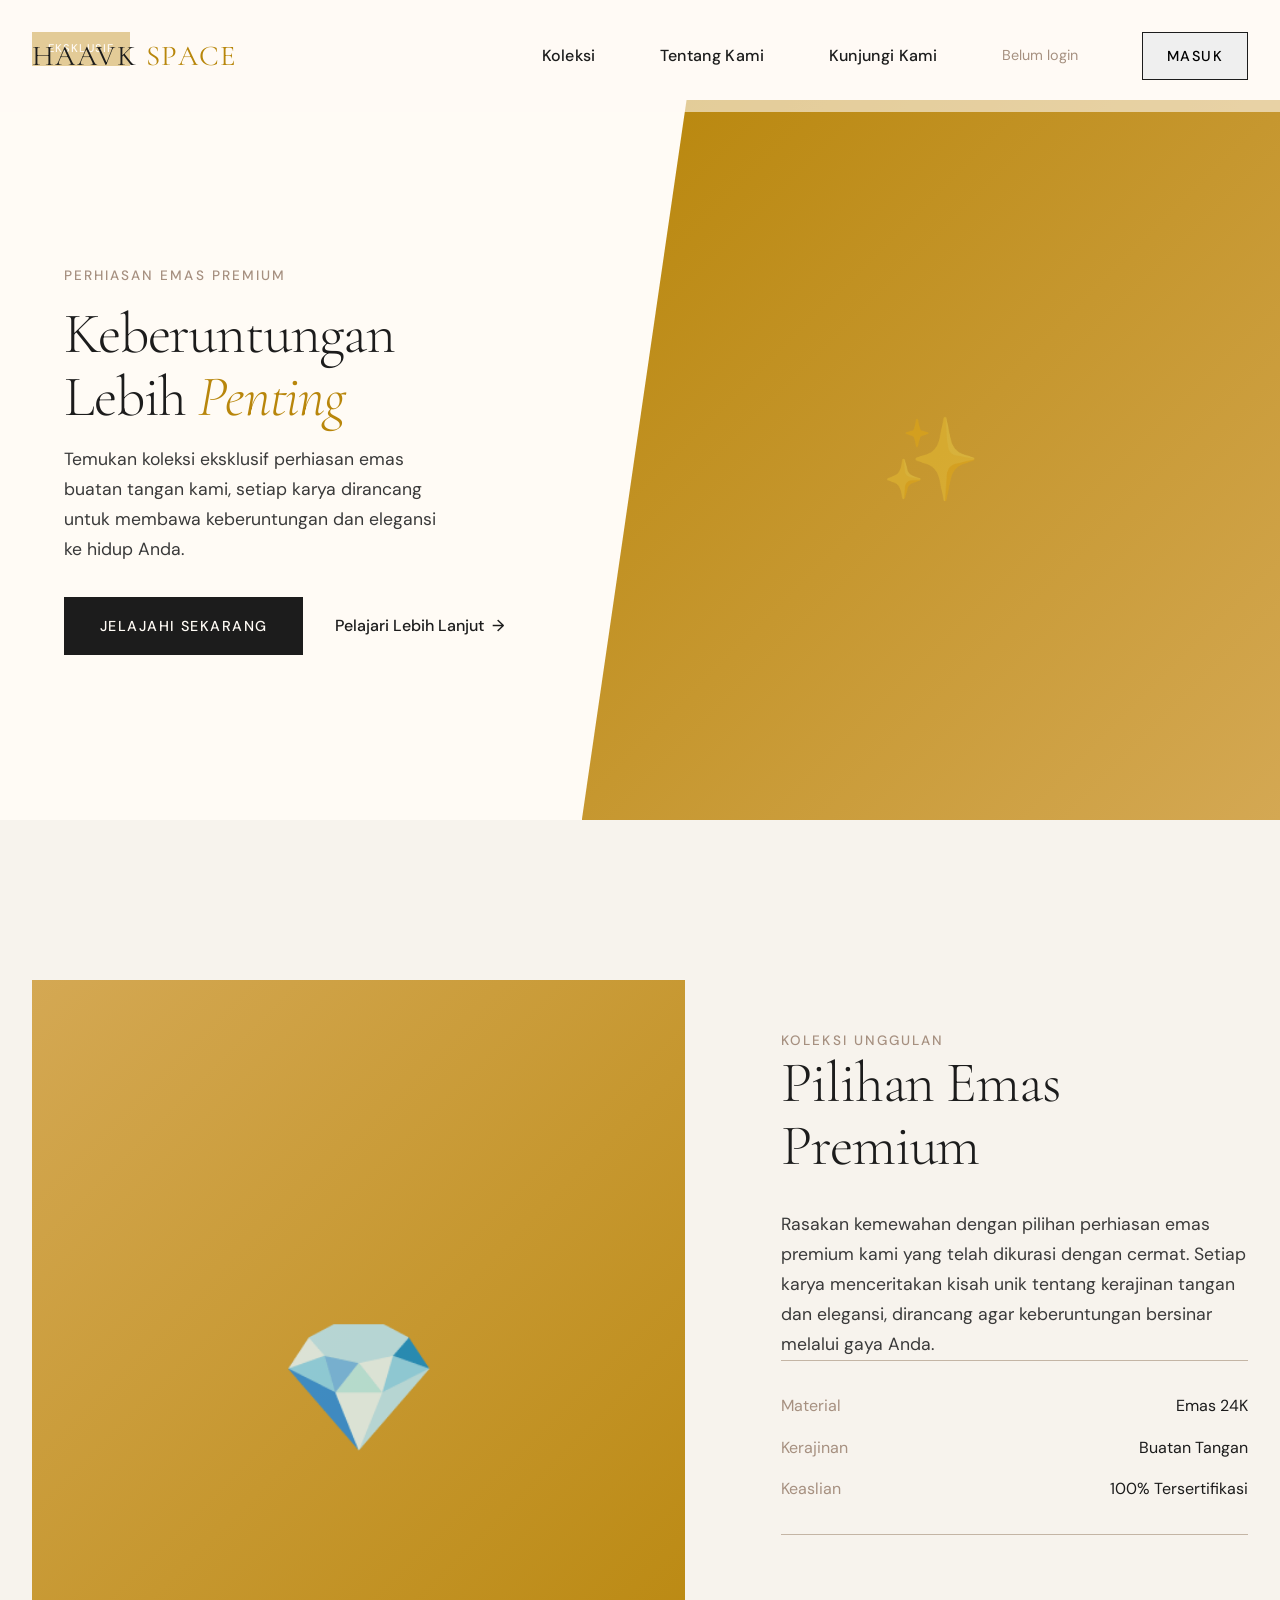
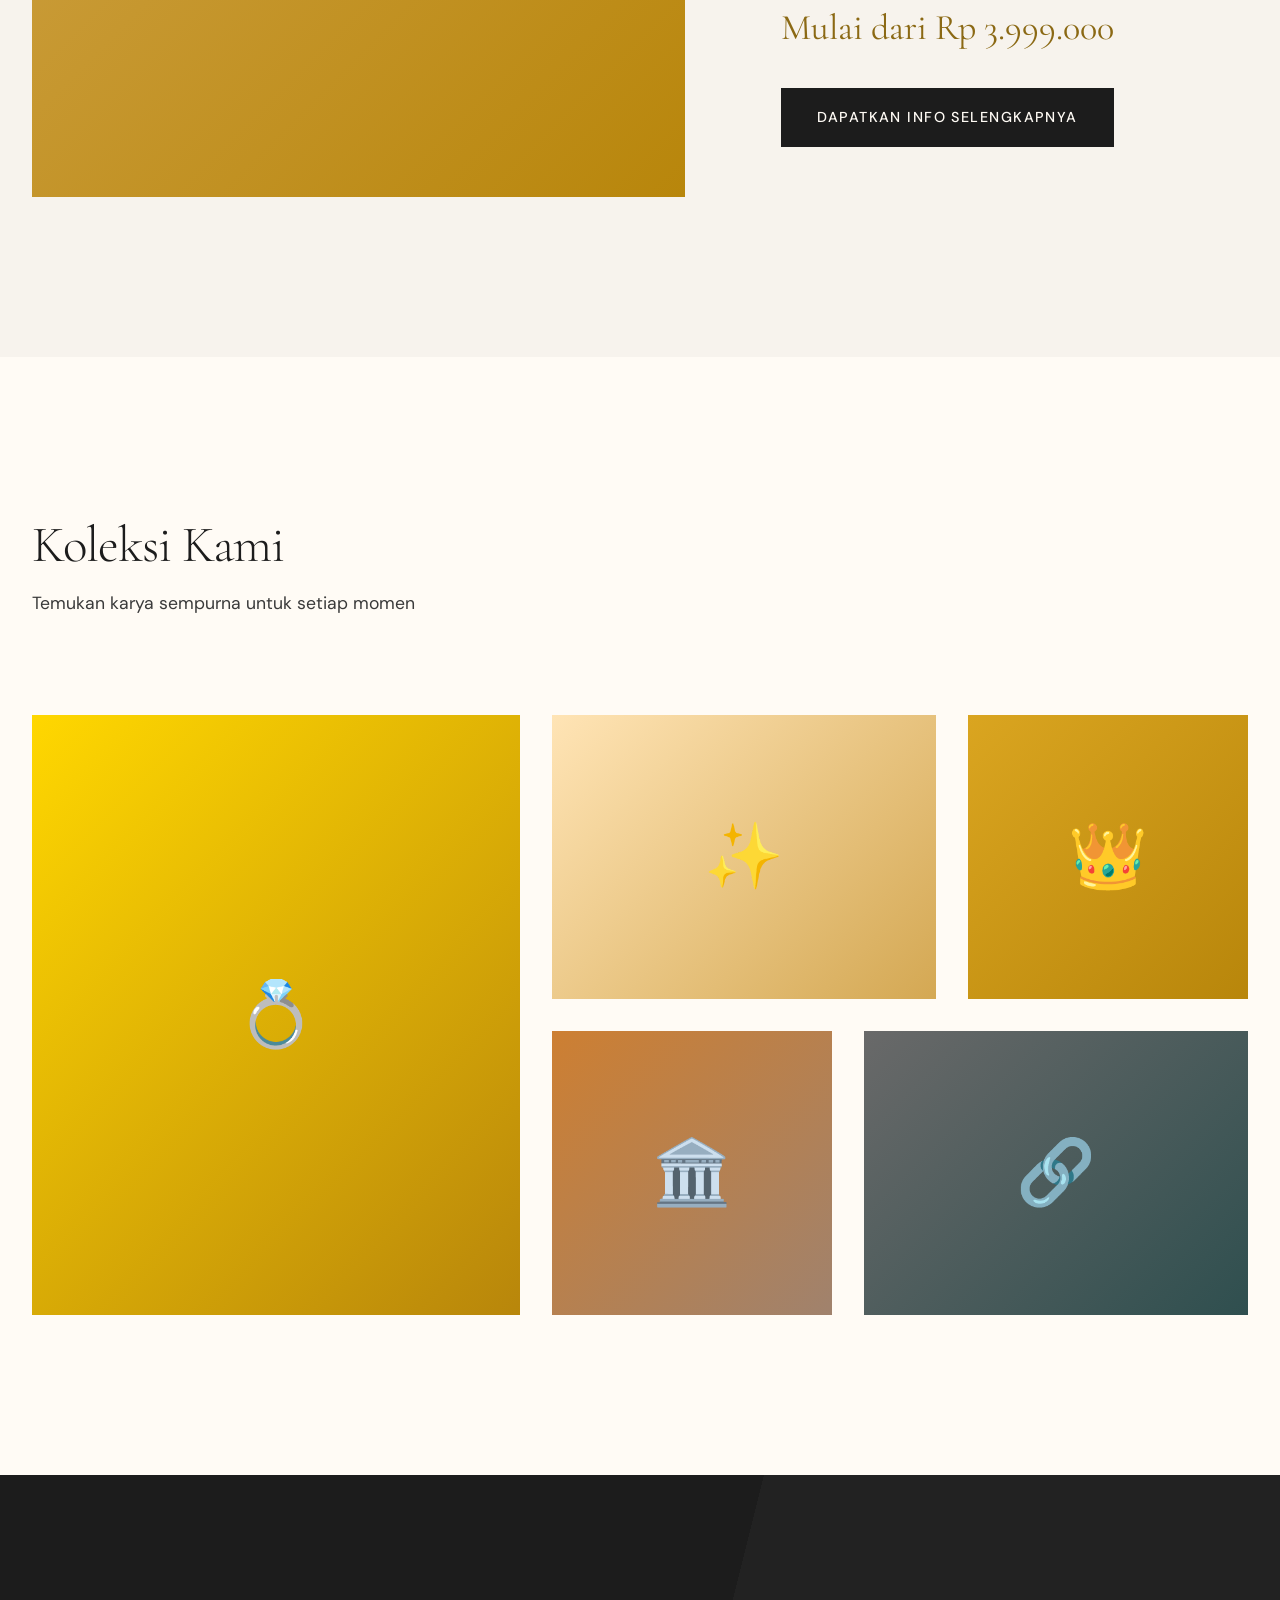
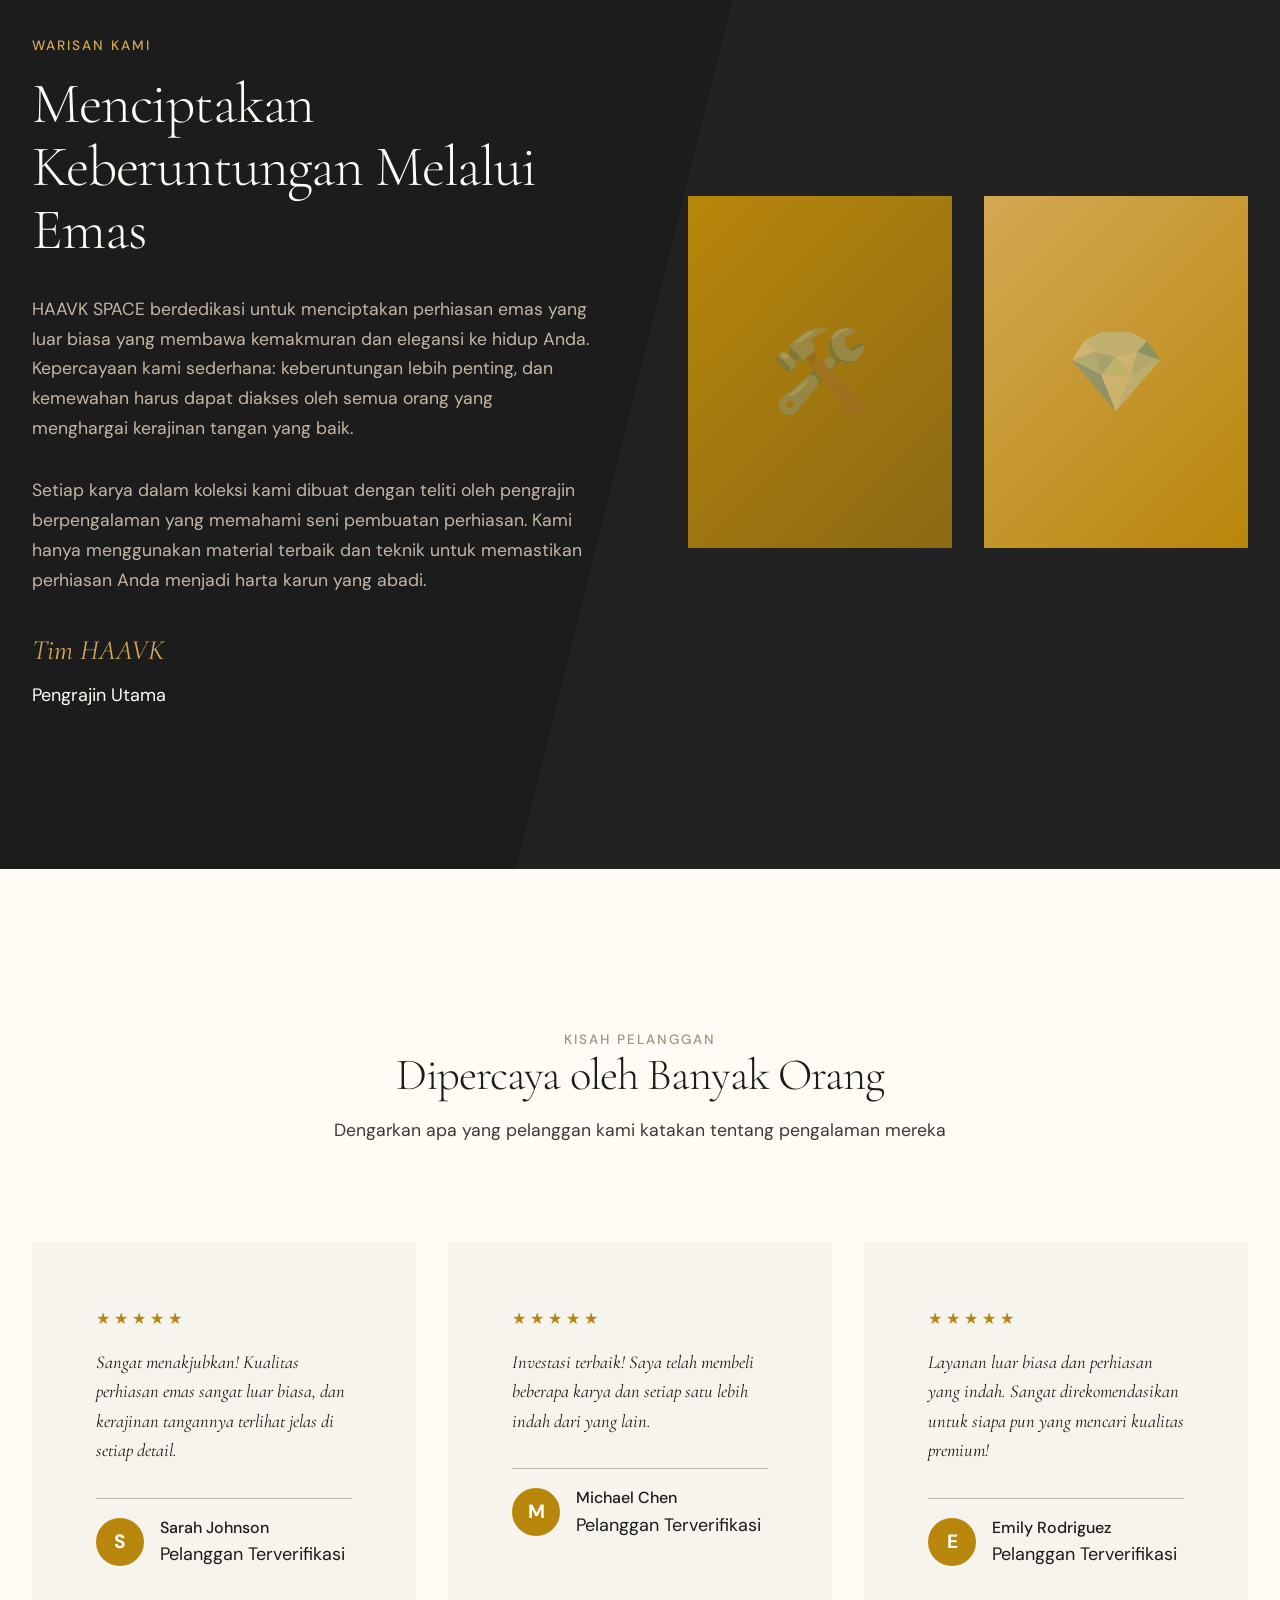
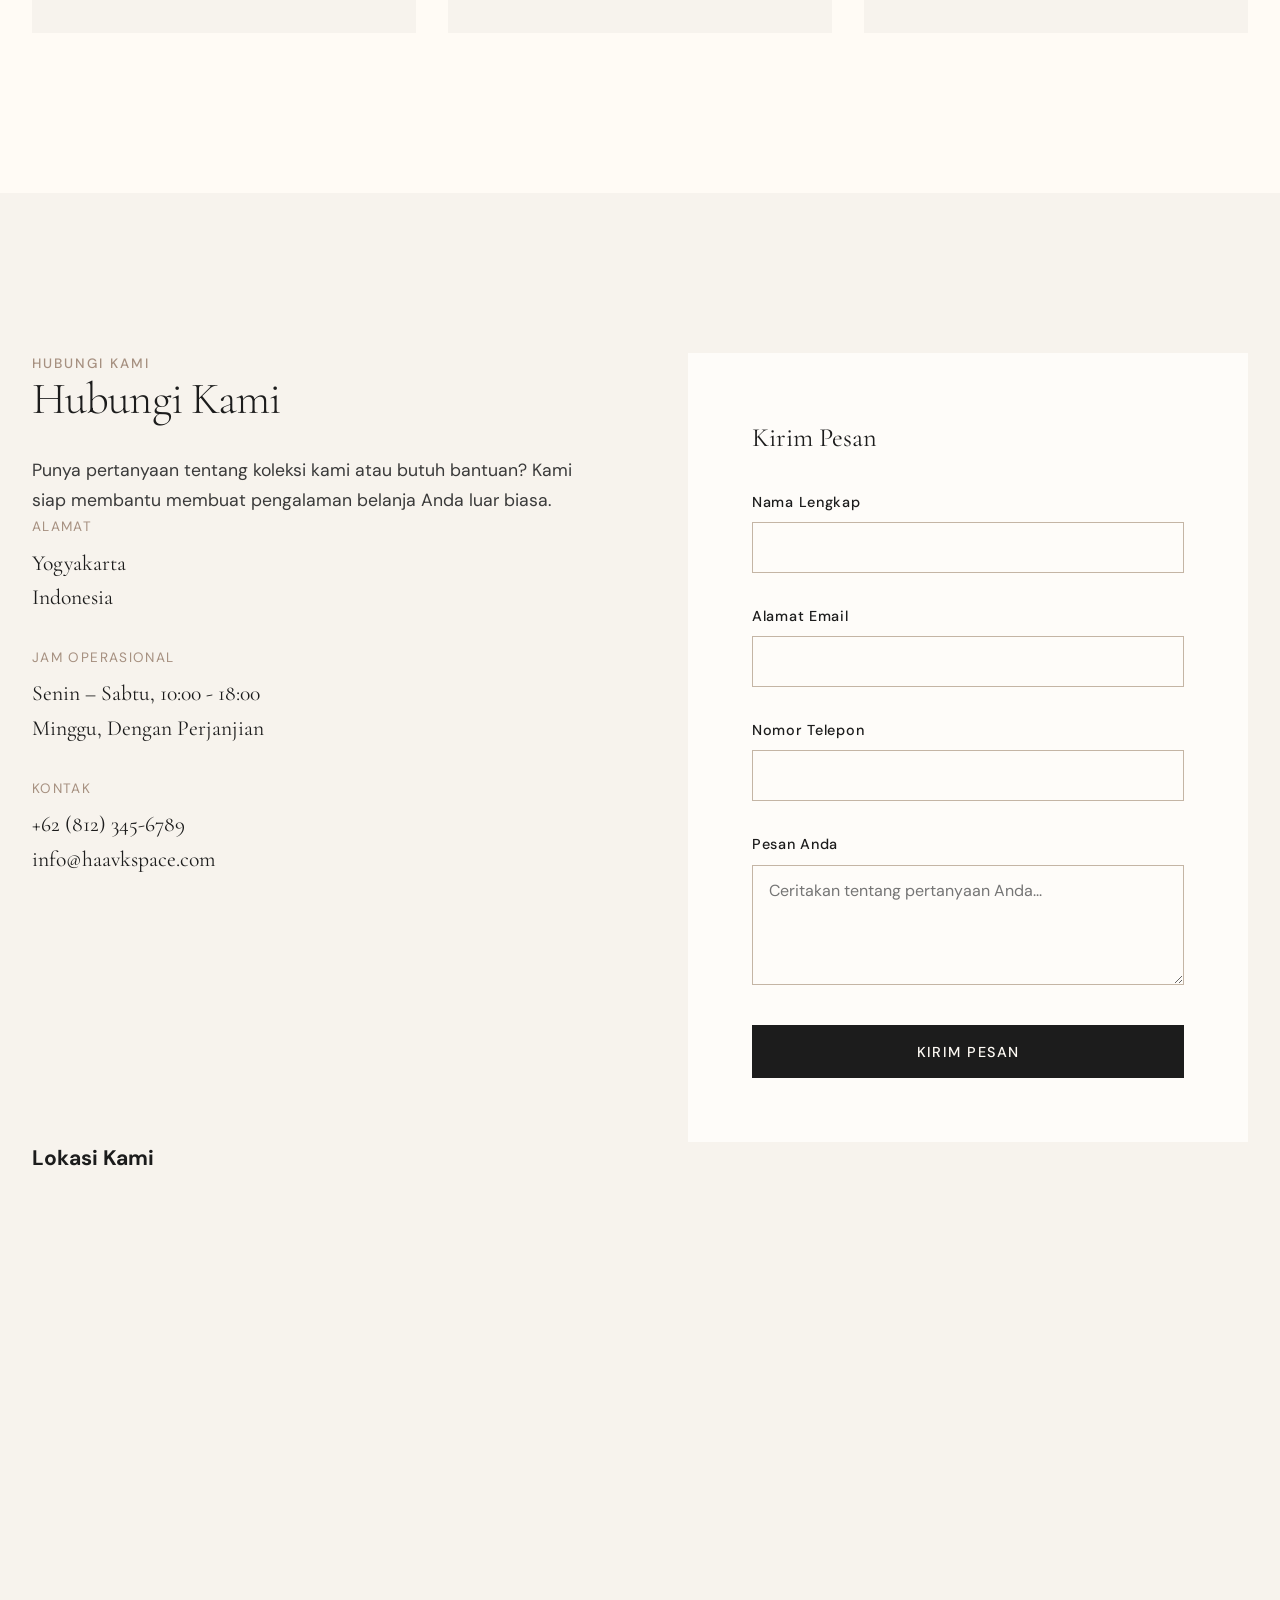
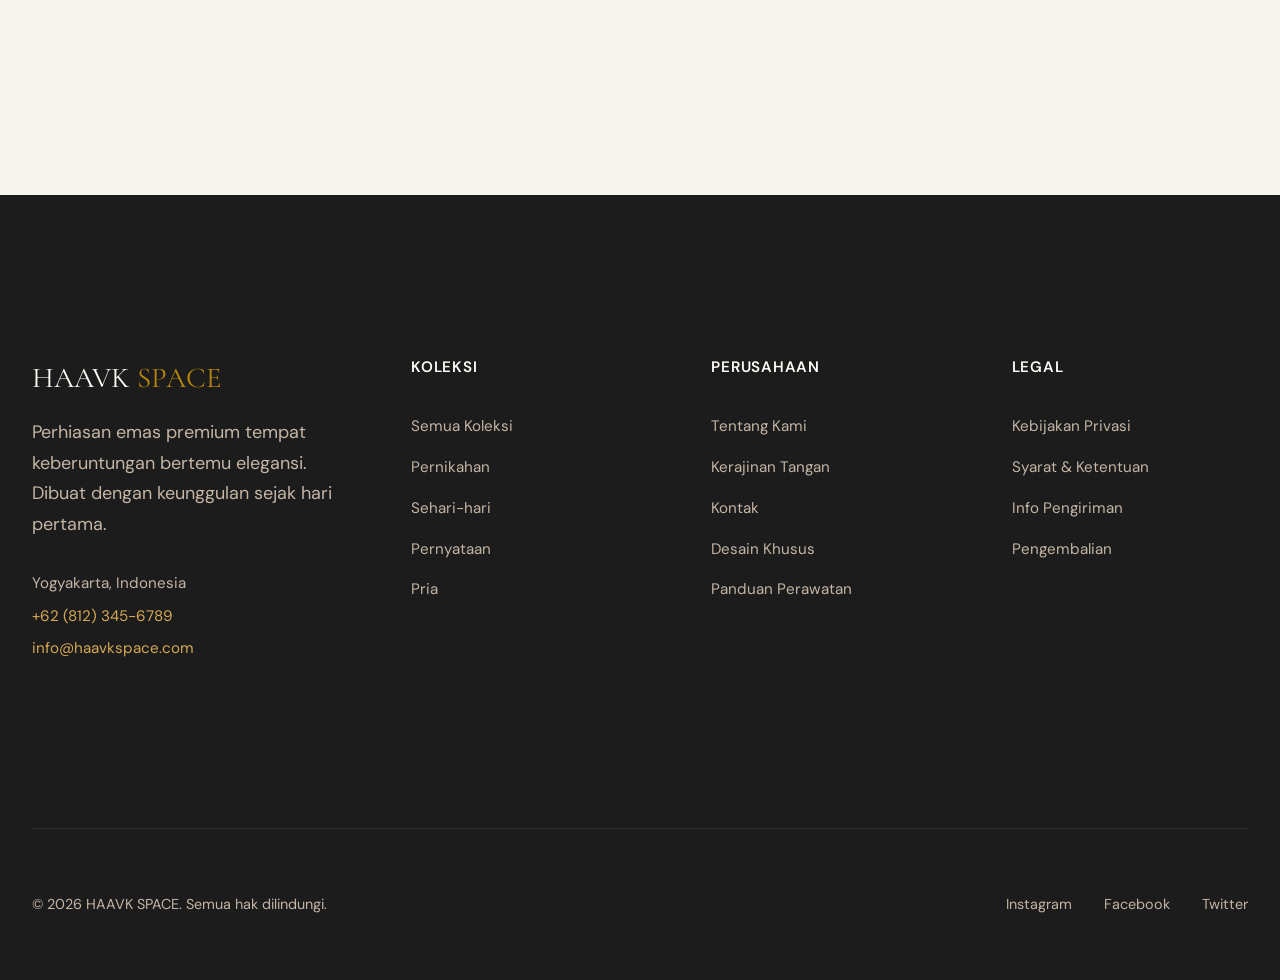
<file: index.html>
<!DOCTYPE html>
<html lang="id">
<head>
    <meta charset="UTF-8">
    <meta name="viewport" content="width=device-width, initial-scale=1.0">
    <title>HAAVK SPACE - Butik Perhiasan Mewah</title>
    <link rel="preconnect" href="https://fonts.googleapis.com">
    <link rel="preconnect" href="https://fonts.gstatic.com" crossorigin>
    <link href="https://fonts.googleapis.com/css2?family=Cormorant+Garamond:ital,wght@0,300;0,400;0,500;0,600;1,300;1,400&family=DM+Sans:ital,wght@0,400;0,500;0,600;1,400&display=swap" rel="stylesheet">
    <link rel="stylesheet" href="css/style.css">
</head>
<body>
    <!-- Header Navigation -->
    <header class="site-header" id="header">
        <div class="container">
            <div class="header-inner">
                <a href="index.html" class="logo">HAAVK <span>SPACE</span></a>
                
                <nav class="nav-main">
                    <a href="#collections">Koleksi</a>
                    <a href="#about">Tentang Kami</a>
                    <a href="#contact">Kunjungi Kami</a>
                    <p id="userInfo" style="margin: 0; font-size: 0.9rem; color: #A69080;">Belum login</p>
                    <div id="authArea">
                        <button onclick="goLogin()" class="nav-cta">Masuk</button>
                    </div>
                </nav>
                
                <button class="menu-toggle" id="menuToggle" aria-label="Toggle menu">
                    <span></span>
                    <span></span>
                    <span></span>
                </button>
            </div>
        </div>
    </header>
    
    <!-- Mobile Navigation -->
    <div class="mobile-overlay" id="mobileOverlay"></div>
    <nav class="mobile-nav" id="mobileNav">
        <button class="mobile-nav-close" id="mobileNavClose">×</button>
        <ul class="mobile-nav-links">
            <li><a href="#collections">Koleksi</a></li>
            <li><a href="#about">Tentang Kami</a></li>
            <li><a href="#contact">Kunjungi Kami</a></li>
        </ul>
        <div class="mobile-nav-cta">
            <button onclick="goLogin()" class="btn-primary" style="width: 100%; border: none; cursor: pointer;">Masuk</button>
        </div>
    </nav>
    
    <!-- Hero Section -->
    <section class="hero">
        <div class="hero-content">
            <p class="text-label hero-tagline">Perhiasan Emas Premium</p>
            <h1 class="heading-display hero-title">
                Keberuntungan Lebih <em>Penting</em>
            </h1>
            <p class="text-body hero-description">
                Temukan koleksi eksklusif perhiasan emas buatan tangan kami, 
                setiap karya dirancang untuk membawa keberuntungan dan elegansi ke hidup Anda.
            </p>
            <div class="hero-actions">
                <a href="#collections" class="btn-primary">Jelajahi Sekarang</a>
                <a href="#about" class="btn-text">Pelajari Lebih Lanjut</a>
            </div>
        </div>
        <div class="hero-image">
            <div class="hero-slide active">
                <div style="width: 100%; height: 100%; background: linear-gradient(135deg, #B8860B 0%, #D4A853 100%); display: flex; align-items: center; justify-content: center;">
                    <span style="font-size: 5rem; color: rgba(255,255,255,0.3);">✨</span>
                </div>
            </div>
        </div>
    </section>
    
    <!-- Featured Collection -->
    <section class="featured-piece">
        <div class="container">
            <div class="featured-grid">
                <div class="featured-image-wrapper">
                    <div class="featured-image">
                        <div style="width: 100%; height: 100%; background: linear-gradient(135deg, #D4A853 0%, #B8860B 100%); display: flex; align-items: center; justify-content: center;">
                            <span style="font-size: 8rem; opacity: 0.8;">💎</span>
                        </div>
                    </div>
                    <div class="featured-badge">Eksklusif</div>
                </div>
                <div class="featured-content">
                    <p class="text-label featured-label">Koleksi Unggulan</p>
                    <h2 class="heading-display featured-title">
                        Pilihan Emas Premium
                    </h2>
                    <p class="text-body featured-description">
                        Rasakan kemewahan dengan pilihan perhiasan emas premium kami yang telah dikurasi dengan cermat. 
                        Setiap karya menceritakan kisah unik tentang kerajinan tangan dan elegansi, 
                        dirancang agar keberuntungan bersinar melalui gaya Anda.
                    </p>
                    <div class="featured-details">
                        <div class="detail-row">
                            <span class="detail-label">Material</span>
                            <span class="detail-value">Emas 24K</span>
                        </div>
                        <div class="detail-row">
                            <span class="detail-label">Kerajinan</span>
                            <span class="detail-value">Buatan Tangan</span>
                        </div>
                        <div class="detail-row">
                            <span class="detail-label">Keaslian</span>
                            <span class="detail-value">100% Tersertifikasi</span>
                        </div>
                    </div>
                    <p class="featured-price">Mulai dari Rp 3.999.000</p>
                    <a href="#contact" class="btn-primary">Dapatkan Info Selengkapnya</a>
                </div>
            </div>
        </div>
    </section>
    
    <!-- Collections Grid -->
    <section class="collections" id="collections">
        <div class="container">
            <div class="section-header">
                <div class="section-header-left">
                    <h2 class="heading-display section-title">Koleksi Kami</h2>
                    <p class="text-body section-subtitle">
                        Temukan karya sempurna untuk setiap momen
                    </p>
                </div>
            </div>
            
            <div class="collections-grid">
                <div class="collection-item">
                    <div class="collection-image">
                        <div style="width: 100%; height: 100%; background: linear-gradient(135deg, #FFD700 0%, #B8860B 100%); display: flex; align-items: center; justify-content: center;">
                            <span style="font-size: 4rem;">💍</span>
                        </div>
                    </div>
                    <div class="collection-overlay">
                        <h3 class="collection-name">Pernikahan</h3>
                        <p class="collection-count">Pilihan Premium</p>
                    </div>
                </div>
                
                <div class="collection-item">
                    <div class="collection-image">
                        <div style="width: 100%; height: 100%; background: linear-gradient(135deg, #FFE4B5 0%, #D4A853 100%); display: flex; align-items: center; justify-content: center;">
                            <span style="font-size: 4rem;">✨</span>
                        </div>
                    </div>
                    <div class="collection-overlay">
                        <h3 class="collection-name">Sehari-hari</h3>
                        <p class="collection-count">Elegan & Abadi</p>
                    </div>
                </div>
                
                <div class="collection-item">
                    <div class="collection-image">
                        <div style="width: 100%; height: 100%; background: linear-gradient(135deg, #DAA520 0%, #B8860B 100%); display: flex; align-items: center; justify-content: center;">
                            <span style="font-size: 4rem;">👑</span>
                        </div>
                    </div>
                    <div class="collection-overlay">
                        <h3 class="collection-name">Pernyataan</h3>
                        <p class="collection-count">Berani & Mewah</p>
                    </div>
                </div>
                
                <div class="collection-item">
                    <div class="collection-image">
                        <div style="width: 100%; height: 100%; background: linear-gradient(135deg, #CD7F32 0%, #A0826D 100%); display: flex; align-items: center; justify-content: center;">
                            <span style="font-size: 4rem;">🏛️</span>
                        </div>
                    </div>
                    <div class="collection-overlay">
                        <h3 class="collection-name">Warisan</h3>
                        <p class="collection-count">Desain Klasik</p>
                    </div>
                </div>
                
                <div class="collection-item">
                    <div class="collection-image">
                        <div style="width: 100%; height: 100%; background: linear-gradient(135deg, #696969 0%, #2F4F4F 100%); display: flex; align-items: center; justify-content: center;">
                            <span style="font-size: 4rem;">🔗</span>
                        </div>
                    </div>
                    <div class="collection-overlay">
                        <h3 class="collection-name">Pria</h3>
                        <p class="collection-count">Gaya Canggih</p>
                    </div>
                </div>
            </div>
        </div>
    </section>
    
    <!-- About Section -->
    <section class="story" id="about">
        <div class="container">
            <div class="story-grid">
                <div class="story-content">
                    <p class="text-label story-label">Warisan Kami</p>
                    <h2 class="heading-display story-title">
                        Menciptakan Keberuntungan Melalui Emas
                    </h2>
                    <p class="text-body story-text">
                        HAAVK SPACE berdedikasi untuk menciptakan perhiasan emas yang luar biasa 
                        yang membawa kemakmuran dan elegansi ke hidup Anda. Kepercayaan kami sederhana: 
                        keberuntungan lebih penting, dan kemewahan harus dapat diakses oleh semua orang 
                        yang menghargai kerajinan tangan yang baik.
                    </p>
                    <p class="text-body story-text">
                        Setiap karya dalam koleksi kami dibuat dengan teliti oleh pengrajin berpengalaman 
                        yang memahami seni pembuatan perhiasan. Kami hanya menggunakan material terbaik 
                        dan teknik untuk memastikan perhiasan Anda menjadi harta karun yang abadi.
                    </p>
                    <div class="story-signature">
                        <p class="signature-name">Tim HAAVK</p>
                        <p class="signature-title">Pengrajin Utama</p>
                    </div>
                </div>
                <div class="story-images">
                    <div class="story-image">
                        <div style="width: 100%; height: 100%; background: linear-gradient(135deg, #B8860B 0%, #8B6914 100%); display: flex; align-items: center; justify-content: center;">
                            <span style="font-size: 5rem; color: rgba(255,255,255,0.3);">🛠️</span>
                        </div>
                    </div>
                    <div class="story-image">
                        <div style="width: 100%; height: 100%; background: linear-gradient(135deg, #D4A853 0%, #B8860B 100%); display: flex; align-items: center; justify-content: center;">
                            <span style="font-size: 5rem; color: rgba(255,255,255,0.3);">💎</span>
                        </div>
                    </div>
                </div>
            </div>
        </div>
    </section>
    
    <!-- Testimonials -->
    <section class="testimonials">
        <div class="container">
            <div class="testimonials-header">
                <p class="text-label">Kisah Pelanggan</p>
                <h2 class="heading-display testimonials-title">Dipercaya oleh Banyak Orang</h2>
                <p class="text-body testimonials-subtitle">Dengarkan apa yang pelanggan kami katakan tentang pengalaman mereka</p>
            </div>
            
            <div class="testimonials-grid">
                <div class="testimonial-card">
                    <div class="testimonial-stars">
                        <span>★</span><span>★</span><span>★</span><span>★</span><span>★</span>
                    </div>
                    <p class="testimonial-text">
                        Sangat menakjubkan! Kualitas perhiasan emas sangat luar biasa, dan kerajinan tangannya terlihat jelas di setiap detail.
                    </p>
                    <div class="testimonial-author">
                        <div class="testimonial-avatar">S</div>
                        <div class="testimonial-info">
                            <p class="testimonial-name">Sarah Johnson</p>
                            <p class="testimonial-detail">Pelanggan Terverifikasi</p>
                        </div>
                    </div>
                </div>
                
                <div class="testimonial-card">
                    <div class="testimonial-stars">
                        <span>★</span><span>★</span><span>★</span><span>★</span><span>★</span>
                    </div>
                    <p class="testimonial-text">
                        Investasi terbaik! Saya telah membeli beberapa karya dan setiap satu lebih indah dari yang lain.
                    </p>
                    <div class="testimonial-author">
                        <div class="testimonial-avatar">M</div>
                        <div class="testimonial-info">
                            <p class="testimonial-name">Michael Chen</p>
                            <p class="testimonial-detail">Pelanggan Terverifikasi</p>
                        </div>
                    </div>
                </div>
                
                <div class="testimonial-card">
                    <div class="testimonial-stars">
                        <span>★</span><span>★</span><span>★</span><span>★</span><span>★</span>
                    </div>
                    <p class="testimonial-text">
                        Layanan luar biasa dan perhiasan yang indah. Sangat direkomendasikan untuk siapa pun yang mencari kualitas premium!
                    </p>
                    <div class="testimonial-author">
                        <div class="testimonial-avatar">E</div>
                        <div class="testimonial-info">
                            <p class="testimonial-name">Emily Rodriguez</p>
                            <p class="testimonial-detail">Pelanggan Terverifikasi</p>
                        </div>
                    </div>
                </div>
            </div>
        </div>
    </section>
    
    <!-- Contact Section with Map -->
    <section class="contact" id="contact">
        <div class="container">
            <div class="contact-grid">
                <div class="contact-content">
                    <p class="text-label">Hubungi Kami</p>
                    <h2 class="heading-display contact-title">
                        Hubungi Kami
                    </h2>
                    <p class="text-body contact-text">
                        Punya pertanyaan tentang koleksi kami atau butuh bantuan? 
                        Kami siap membantu membuat pengalaman belanja Anda luar biasa.
                    </p>
                    
                    <div class="contact-details">
                        <div class="contact-item">
                            <p class="contact-item-label">Alamat</p>
                            <p class="contact-item-value">
                                Yogyakarta<br>
                                Indonesia
                            </p>
                        </div>
                        <div class="contact-item">
                            <p class="contact-item-label">Jam Operasional</p>
                            <p class="contact-item-value">
                                Senin – Sabtu, 10:00 - 18:00<br>
                                Minggu, Dengan Perjanjian
                            </p>
                        </div>
                        <div class="contact-item">
                            <p class="contact-item-label">Kontak</p>
                            <p class="contact-item-value">
                                <a href="tel:+628123456789">+62 (812) 345-6789</a><br>
                                <a href="mailto:info@haavkspace.com">info@haavkspace.com</a>
                            </p>
                        </div>
                    </div>
                </div>
                
                <div class="contact-form-wrapper">
                    <h3 class="form-title">Kirim Pesan</h3>
                    <form id="contactForm">
                        <div class="form-group">
                            <label class="form-label" for="name">Nama Lengkap</label>
                            <input type="text" id="name" name="name" class="form-input" required>
                        </div>
                        <div class="form-group">
                            <label class="form-label" for="email">Alamat Email</label>
                            <input type="email" id="email" name="email" class="form-input" required>
                        </div>
                        <div class="form-group">
                            <label class="form-label" for="phone">Nomor Telepon</label>
                            <input type="tel" id="phone" name="phone" class="form-input">
                        </div>
                        <div class="form-group">
                            <label class="form-label" for="message">Pesan Anda</label>
                            <textarea id="message" name="message" class="form-textarea" placeholder="Ceritakan tentang pertanyaan Anda..."></textarea>
                        </div>
                        <button type="submit" class="form-submit">Kirim Pesan</button>
                    </form>
                </div>
            </div>
            
            <!-- Map Section -->
            <div class="map-section">
                <h3 class="map-title">Lokasi Kami</h3>
                <div class="map-container">
                    <iframe src="https://www.google.com/maps/embed?pb=!1m18!1m12!1m3!1d3952.899682158176!2d110.39281007455422!3d-7.8004446774299145!2m3!1f0!2f0!3f0!3m2!1i1024!2i768!4f13.1!3m3!1m2!1s0x2e7a57669d43fe55%3A0x75fae1bb400d4da5!2sSMA%20Negeri%208%20Yogyakarta!5e0!3m2!1sen!2sid!4v1781591197102!5m2!1sen!2sid" width="100%" height="450" style="border:0;" allowfullscreen="" loading="lazy" referrerpolicy="no-referrer-when-downgrade"></iframe>
                </div>
            </div>
        </div>
    </section>
    
    <!-- Footer -->
    <footer class="site-footer">
        <div class="container">
            <div class="footer-grid">
                <div class="footer-brand">
                    <p class="footer-logo">HAAVK <span>SPACE</span></p>
                    <p class="footer-tagline">
                        Perhiasan emas premium tempat keberuntungan bertemu elegansi. 
                        Dibuat dengan keunggulan sejak hari pertama.
                    </p>
                    <div class="footer-contact-info">
                        <p>Yogyakarta, Indonesia</p>
                        <p><a href="tel:+628123456789">+62 (812) 345-6789</a></p>
                        <p><a href="mailto:info@haavkspace.com">info@haavkspace.com</a></p>
                    </div>
                </div>
                
                <div class="footer-column">
                    <h4 class="footer-column-title">Koleksi</h4>
                    <ul class="footer-links">
                        <li><a href="#collections">Semua Koleksi</a></li>
                        <li><a href="#">Pernikahan</a></li>
                        <li><a href="#">Sehari-hari</a></li>
                        <li><a href="#">Pernyataan</a></li>
                        <li><a href="#">Pria</a></li>
                    </ul>
                </div>
                
                <div class="footer-column">
                    <h4 class="footer-column-title">Perusahaan</h4>
                    <ul class="footer-links">
                        <li><a href="#about">Tentang Kami</a></li>
                        <li><a href="#">Kerajinan Tangan</a></li>
                        <li><a href="#contact">Kontak</a></li>
                        <li><a href="#">Desain Khusus</a></li>
                        <li><a href="#">Panduan Perawatan</a></li>
                    </ul>
                </div>
                
                <div class="footer-column">
                    <h4 class="footer-column-title">Legal</h4>
                    <ul class="footer-links">
                        <li><a href="#">Kebijakan Privasi</a></li>
                        <li><a href="#">Syarat & Ketentuan</a></li>
                        <li><a href="#">Info Pengiriman</a></li>
                        <li><a href="#">Pengembalian</a></li>
                    </ul>
                </div>
            </div>
            
            <div class="footer-bottom">
                <p class="footer-copyright">© 2026 HAAVK SPACE. Semua hak dilindungi.</p>
                <div class="footer-social">
                    <a href="#">Instagram</a>
                    <a href="#">Facebook</a>
                    <a href="#">Twitter</a>
                </div>
            </div>
        </div>
    </footer>

    <script src="js/script.js"></script>
</body>
</html>
</file>
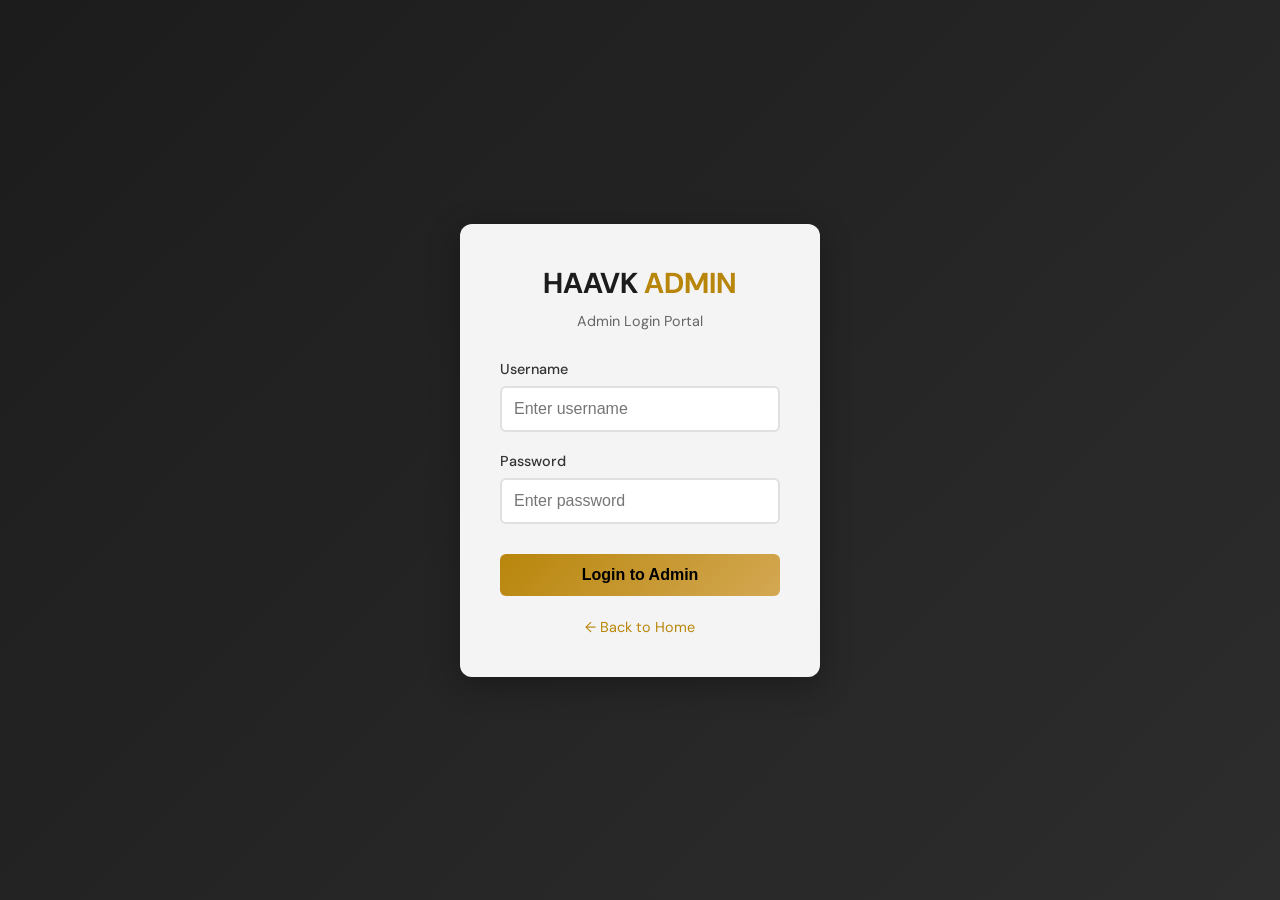
<file: admin/index.html>
<!DOCTYPE html>
<html lang="en">
<head>
    <meta charset="UTF-8">
    <meta name="viewport" content="width=device-width, initial-scale=1.0">
    <title>Admin Login - HAAVK SPACE</title>
    <link href="https://fonts.googleapis.com/css2?family=DM+Sans:wght@400;500;600&display=swap" rel="stylesheet">
    <style>
        * {
            margin: 0;
            padding: 0;
            box-sizing: border-box;
        }

        body {
            font-family: 'DM Sans', sans-serif;
            display: flex;
            justify-content: center;
            align-items: center;
            height: 100vh;
            background: linear-gradient(135deg, #1C1C1C 0%, #2d2d2d 100%);
        }

        .login-container {
            width: 100%;
            max-width: 400px;
            padding: 20px;
        }

        .login-card {
            background: rgba(255, 255, 255, 0.95);
            padding: 40px;
            border-radius: 12px;
            box-shadow: 0 8px 32px rgba(0, 0, 0, 0.3);
        }

        .login-card h2 {
            text-align: center;
            margin-bottom: 10px;
            color: #1C1C1C;
            font-size: 1.8rem;
        }

        .login-card h2 span {
            color: #B8860B;
        }

        .subtitle {
            text-align: center;
            color: #666;
            font-size: 0.9rem;
            margin-bottom: 30px;
        }

        .form-group {
            margin-bottom: 20px;
        }

        .form-group label {
            display: block;
            margin-bottom: 8px;
            color: #333;
            font-weight: 500;
            font-size: 0.9rem;
        }

        .form-group input {
            width: 100%;
            padding: 12px;
            border: 2px solid #E0E0E0;
            border-radius: 6px;
            font-size: 1rem;
            transition: border-color 0.3s ease;
            box-sizing: border-box;
        }

        .form-group input:focus {
            outline: none;
            border-color: #B8860B;
        }

        .error-msg {
            color: #d32f2f;
            font-size: 0.85rem;
            text-align: center;
            display: none;
            margin-bottom: 15px;
            padding: 10px;
            background-color: #ffebee;
            border-radius: 4px;
        }

        .btn-login {
            width: 100%;
            padding: 12px;
            background: linear-gradient(135deg, #B8860B 0%, #D4A853 100%);
            color: #000;
            border: none;
            border-radius: 6px;
            font-size: 1rem;
            font-weight: 600;
            cursor: pointer;
            transition: all 0.3s ease;
            margin-top: 10px;
        }

        .btn-login:hover {
            transform: translateY(-2px);
            box-shadow: 0 4px 15px rgba(184, 134, 11, 0.4);
        }

        .btn-login:active {
            transform: translateY(0);
        }

        .back-link {
            text-align: center;
            margin-top: 20px;
        }

        .back-link a {
            color: #B8860B;
            text-decoration: none;
            font-size: 0.9rem;
            transition: color 0.3s ease;
        }

        .back-link a:hover {
            text-decoration: underline;
        }
    </style>
</head>
<body>
    <div class="login-container">
        <div class="login-card">
            <h2>HAAVK <span>ADMIN</span></h2>
            <p class="subtitle">Admin Login Portal</p>
            
            <div class="error-msg" id="error-message">Invalid username or password!</div>
            
            <form id="adminLoginForm">
                <div class="form-group">
                    <label for="username">Username</label>
                    <input type="text" id="username" name="username" placeholder="Enter username" required>
                </div>
                
                <div class="form-group">
                    <label for="password">Password</label>
                    <input type="password" id="password" name="password" placeholder="Enter password" required>
                </div>
                
                <button type="submit" class="btn-login">Login to Admin</button>
            </form>
            
            <div class="back-link">
                <a href="../index.html">← Back to Home</a>
            </div>
        </div>
    </div>

    <script>
        document.getElementById('adminLoginForm').addEventListener('submit', function(event) {
            event.preventDefault();
            
            const username = document.getElementById('username').value;
            const password = document.getElementById('password').value;
            const errorMsg = document.getElementById('error-message');
            
            // Validasi credential admin
            const validUsername = 'admin';
            const validPassword = 'password123';
            
            if (username === validUsername && password === validPassword) {
                // Set admin login status
                localStorage.setItem('isAdminLoggedIn', 'true');
                localStorage.setItem('adminUsername', username);
                
                // Redirect ke dashboard
                window.location.href = './dashboard.html';
            } else {
                // Tampilkan error
                errorMsg.style.display = 'block';
                document.getElementById('password').value = '';
            }
        });
        
        // Cek apakah sudah login, jika ya redirect ke dashboard
        window.addEventListener('load', () => {
            if (localStorage.getItem('isAdminLoggedIn') === 'true') {
                window.location.href = './dashboard.html';
            }
        });
    </script>
</body>
</html>
</file>
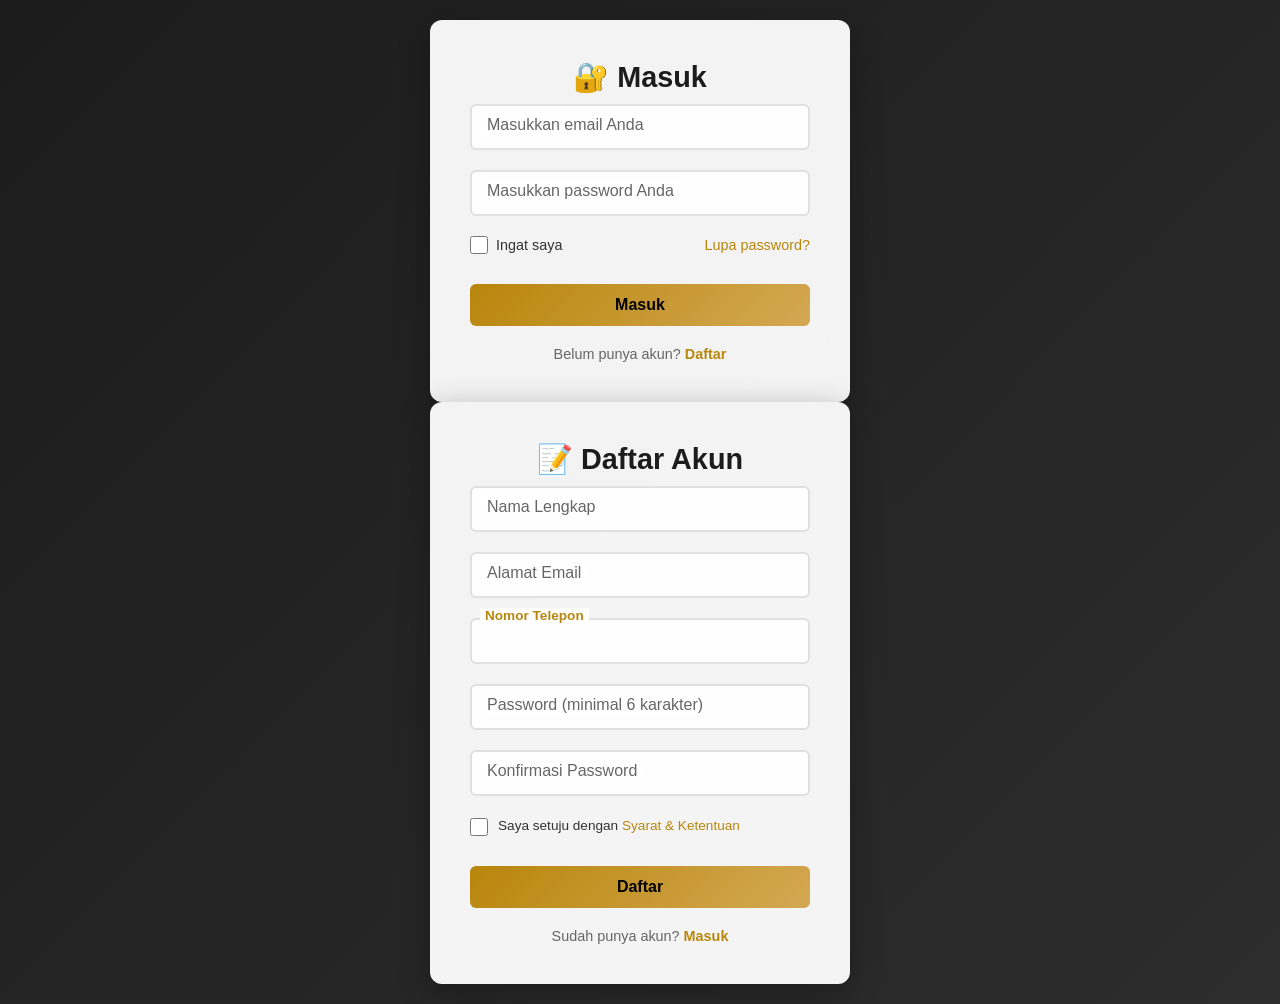
<file: login/index.html>
<!DOCTYPE html>
<html lang="id">
<head>
    <meta charset="UTF-8">
    <meta name="viewport" content="width=device-width, initial-scale=1.0">
    <title>Masuk / Daftar - HAAVK SPACE</title>
    <link rel="stylesheet" href="style.css">
</head>
<body>
    <div class="wrapper">
        <!-- Login Form -->
        <form id="loginForm" onsubmit="handleLogin(event)" style="display: none;">
            <h2>🔐 Masuk</h2>
            <div class="input-field">
                <input type="email" id="email" name="email" required>
                <label>Masukkan email Anda</label>
            </div>
            <div class="input-field">
                <input type="password" id="password" name="password" required>
                <label>Masukkan password Anda</label>
            </div>
            <div class="forget">
                <label for="remember">
                    <input type="checkbox" id="remember" name="remember">
                    <p>Ingat saya</p>
                </label>
                <a href="#">Lupa password?</a>
            </div>
            <button type="submit">Masuk</button>
            <div class="register">
                <p>Belum punya akun? <a href="javascript:void(0)" onclick="toggleForms()">Daftar</a></p>
            </div>
        </form>

        <!-- Register Form -->
        <form id="registerForm" onsubmit="handleRegister(event)">
            <h2>📝 Daftar Akun</h2>
            <div class="input-field">
                <input type="text" id="fullname" name="fullname" required>
                <label>Nama Lengkap</label>
            </div>
            <div class="input-field">
                <input type="email" id="reg_email" name="reg_email" required>
                <label>Alamat Email</label>
            </div>
            <div class="input-field">
                <input type="tel" id="phone" name="phone">
                <label>Nomor Telepon</label>
            </div>
            <div class="input-field">
                <input type="password" id="reg_password" name="reg_password" required>
                <label>Password (minimal 6 karakter)</label>
            </div>
            <div class="input-field">
                <input type="password" id="confirm_password" name="confirm_password" required>
                <label>Konfirmasi Password</label>
            </div>
            <div class="terms">
                <label for="agree_terms">
                    <input type="checkbox" id="agree_terms" name="agree_terms" required>
                    <p>Saya setuju dengan <a href="#">Syarat & Ketentuan</a></p>
                </label>
            </div>
            <button type="submit">Daftar</button>
            <div class="register">
                <p>Sudah punya akun? <a href="javascript:void(0)" onclick="toggleForms()">Masuk</a></p>
            </div>
        </form>
    </div>

    <script>
        function toggleForms() {
            const loginForm = document.getElementById('loginForm');
            const registerForm = document.getElementById('registerForm');
            loginForm.style.display = loginForm.style.display === 'none' ? 'block' : 'none';
            registerForm.style.display = registerForm.style.display === 'none' ? 'block' : 'none';
        }

        function handleLogin(event) {
            event.preventDefault();
            
            const email = document.getElementById('email').value;
            const password = document.getElementById('password').value;
            const remember = document.getElementById('remember').checked;
            
            // Basic validation
            if (!email || !password) {
                alert('Mohon isi semua kolom');
                return;
            }
            
            // Check if user exists in localStorage
            const users = JSON.parse(localStorage.getItem('haavk_users') || '[]');
            const user = users.find(u => u.email === email);
            
            if (!user) {
                alert('Email tidak terdaftar. Silakan daftar terlebih dahulu.');
                return;
            }
            
            if (user.password !== password) {
                alert('Password salah!');
                document.getElementById('password').value = '';
                return;
            }
            
            // Store login info
            localStorage.setItem('isLoggedIn', 'true');
            localStorage.setItem('userEmail', email);
            localStorage.setItem('userName', user.fullname);
            localStorage.setItem('rememberMe', remember);
            
            alert('Masuk berhasil! Mengalihkan...');
            window.location.href = '../index.html';
        }

        function handleRegister(event) {
            event.preventDefault();
            
            const fullname = document.getElementById('fullname').value;
            const email = document.getElementById('reg_email').value;
            const phone = document.getElementById('phone').value;
            const password = document.getElementById('reg_password').value;
            const confirmPassword = document.getElementById('confirm_password').value;
            
            // Validation
            if (!fullname || !email || !password || !confirmPassword) {
                alert('Mohon isi semua kolom yang wajib');
                return;
            }
            
            if (password.length < 6) {
                alert('Password minimal harus 6 karakter');
                return;
            }
            
            if (password !== confirmPassword) {
                alert('Password tidak cocok!');
                return;
            }
            
            // Check if email already exists
            const users = JSON.parse(localStorage.getItem('haavk_users') || '[]');
            if (users.find(u => u.email === email)) {
                alert('Email sudah terdaftar!');
                return;
            }
            
            // Add new user
            const newUser = {
                fullname: fullname,
                email: email,
                phone: phone,
                password: password,
                createdAt: new Date().toISOString()
            };
            
            users.push(newUser);
            localStorage.setItem('haavk_users', JSON.stringify(users));
            
            // Auto login setelah registrasi
            localStorage.setItem('isLoggedIn', 'true');
            localStorage.setItem('userEmail', email);
            localStorage.setItem('userName', fullname);
            
            alert('Akun berhasil dibuat! Mengalihkan ke halaman utama...');
            
            // Redirect ke halaman utama
            window.location.href = '../index.html';
        }
        
        // Check if already logged in
        window.addEventListener('load', () => {
            if (localStorage.getItem('isLoggedIn')) {
                window.location.href = '../index.html';
            }
            
            // Show login form by default
            document.getElementById('loginForm').style.display = 'block';
            
            // Auto-fill email if "Remember me" was checked
            const rememberMe = localStorage.getItem('rememberMe');
            const savedEmail = localStorage.getItem('userEmail');
            if (rememberMe === 'true' && savedEmail) {
                document.getElementById('email').value = savedEmail;
                document.getElementById('remember').checked = true;
            }
        });
    </script>
</body>
</html>
</file>
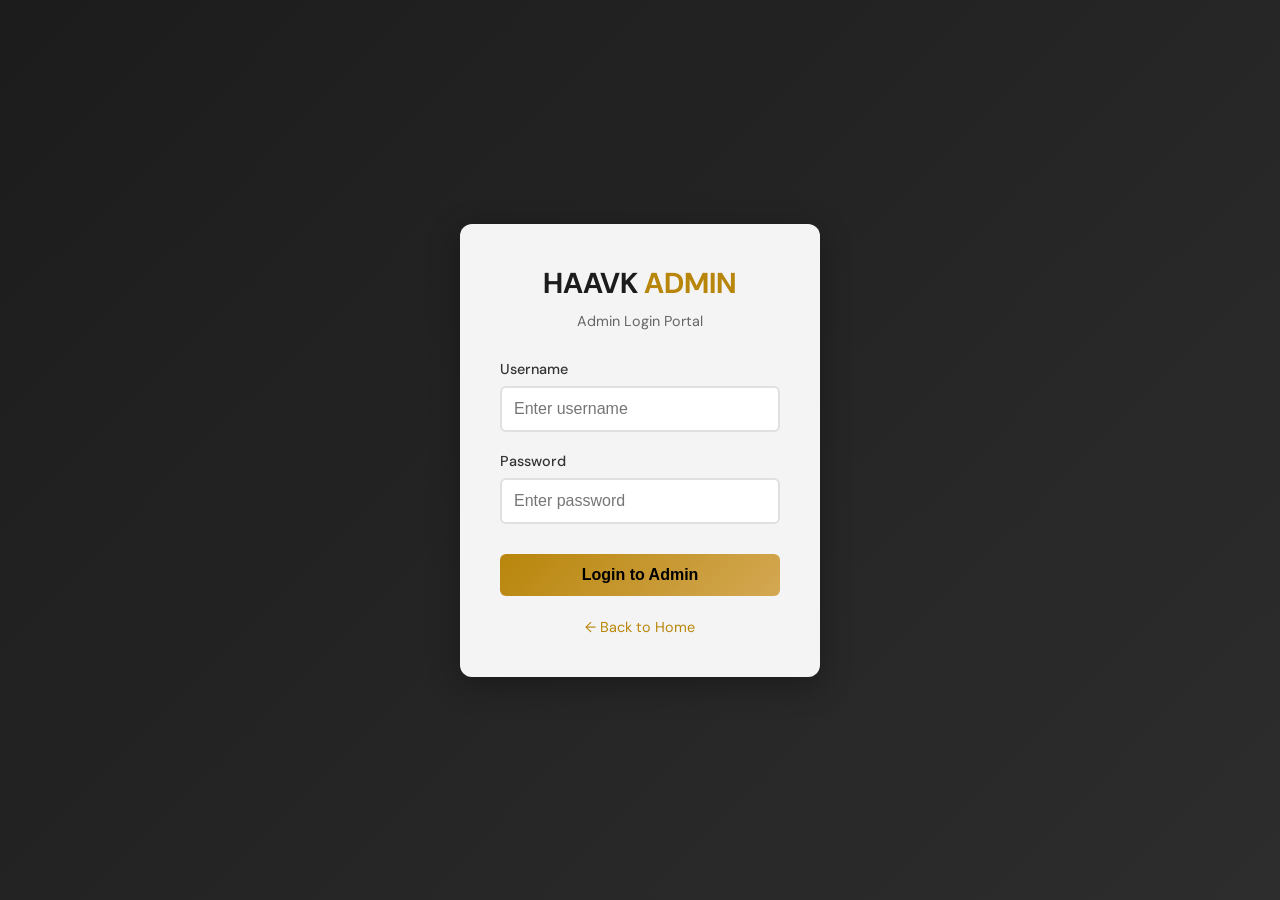
<file: admin/dashboard.html>
<!DOCTYPE html>
<html lang="en">
<head>
    <meta charset="UTF-8">
    <meta name="viewport" content="width=device-width, initial-scale=1.0">
    <title>Admin Dashboard - HAAVK SPACE</title>
    <link rel="stylesheet" href="admin.css">
</head>
<body>
    <div class="admin-container">
        <!-- Sidebar -->
        <aside class="sidebar">
            <div class="logo">
                <h2>HAAVK <span>SPACE</span></h2>
            </div>
            
            <nav class="admin-nav">
                <a href="#dashboard" class="nav-link active" onclick="showSection('dashboard')">📊 Dashboard</a>
                <a href="#products" class="nav-link" onclick="showSection('products')">💎 Products</a>
                <a href="#orders" class="nav-link" onclick="showSection('orders')">📦 Orders</a>
                <a href="#customers" class="nav-link" onclick="showSection('customers')">👥 Customers</a>
                <a href="#analytics" class="nav-link" onclick="showSection('analytics')">📈 Analytics</a>
            </nav>
            
            <div class="logout">
                <button onclick="adminLogout()" class="btn-logout">🚪 Logout</button>
            </div>
        </aside>

        <!-- Main Content -->
        <main class="admin-content">
            <!-- Header -->
            <div class="admin-header">
                <h1>Admin Dashboard</h1>
                <div class="user-info" id="userInfo">Admin</div>
            </div>

            <!-- Dashboard Section -->
            <section id="dashboard" class="section active">
                <div class="stats-grid">
                    <div class="stat-card">
                        <h3>Total Products</h3>
                        <div class="stat-number">24</div>
                        <p class="stat-desc">Active jewelry items</p>
                    </div>
                    
                    <div class="stat-card">
                        <h3>Total Orders</h3>
                        <div class="stat-number">156</div>
                        <p class="stat-desc">This month</p>
                    </div>
                    
                    <div class="stat-card">
                        <h3>Total Customers</h3>
                        <div class="stat-number">892</div>
                        <p class="stat-desc">Registered users</p>
                    </div>
                    
                    <div class="stat-card">
                        <h3>Revenue</h3>
                        <div class="stat-number">$47.2K</div>
                        <p class="stat-desc">This month</p>
                    </div>
                </div>

                <div class="content-grid">
                    <div class="card">
                        <h2>Recent Orders</h2>
                        <table class="data-table">
                            <thead>
                                <tr>
                                    <th>Order ID</th>
                                    <th>Customer</th>
                                    <th>Amount</th>
                                    <th>Status</th>
                                </tr>
                            </thead>
                            <tbody>
                                <tr>
                                    <td>#1001</td>
                                    <td>John Doe</td>
                                    <td>$2,450</td>
                                    <td><span class="status completed">Completed</span></td>
                                </tr>
                                <tr>
                                    <td>#1002</td>
                                    <td>Sarah Johnson</td>
                                    <td>$3,200</td>
                                    <td><span class="status processing">Processing</span></td>
                                </tr>
                                <tr>
                                    <td>#1003</td>
                                    <td>Mike Chen</td>
                                    <td>$1,800</td>
                                    <td><span class="status pending">Pending</span></td>
                                </tr>
                            </tbody>
                        </table>
                    </div>

                    <div class="card">
                        <h2>Top Products</h2>
                        <ul class="product-list">
                            <li>
                                <div class="product-info">
                                    <h4>Gold Bridal Ring</h4>
                                    <p>45 sold this month</p>
                                </div>
                                <span class="product-status">In Stock</span>
                            </li>
                            <li>
                                <div class="product-info">
                                    <h4>Diamond Necklace</h4>
                                    <p>38 sold this month</p>
                                </div>
                                <span class="product-status">In Stock</span>
                            </li>
                            <li>
                                <div class="product-info">
                                    <h4>Statement Earrings</h4>
                                    <p>32 sold this month</p>
                                </div>
                                <span class="product-status">Low Stock</span>
                            </li>
                        </ul>
                    </div>
                </div>
            </section>

            <!-- Products Section -->
            <section id="products" class="section" style="display: none;">
                <div class="card">
                    <h2>Products Management</h2>
                    <table class="data-table">
                        <thead>
                            <tr>
                                <th>Product ID</th>
                                <th>Name</th>
                                <th>Category</th>
                                <th>Price</th>
                                <th>Stock</th>
                                <th>Status</th>
                            </tr>
                        </thead>
                        <tbody>
                            <tr>
                                <td>#P001</td>
                                <td>Gold Bridal Ring</td>
                                <td>Bridal</td>
                                <td>$3,999</td>
                                <td>12</td>
                                <td><span class="status completed">Active</span></td>
                            </tr>
                            <tr>
                                <td>#P002</td>
                                <td>Diamond Necklace</td>
                                <td>Daily Wear</td>
                                <td>$2,450</td>
                                <td>8</td>
                                <td><span class="status completed">Active</span></td>
                            </tr>
                            <tr>
                                <td>#P003</td>
                                <td>Statement Earrings</td>
                                <td>Statement</td>
                                <td>$1,800</td>
                                <td>3</td>
                                <td><span class="status pending">Low Stock</span></td>
                            </tr>
                            <tr>
                                <td>#P004</td>
                                <td>Heritage Bracelet</td>
                                <td>Heritage</td>
                                <td>$2,200</td>
                                <td>15</td>
                                <td><span class="status completed">Active</span></td>
                            </tr>
                        </tbody>
                    </table>
                </div>
            </section>

            <!-- Orders Section -->
            <section id="orders" class="section" style="display: none;">
                <div class="card">
                    <h2>Orders Management</h2>
                    <table class="data-table">
                        <thead>
                            <tr>
                                <th>Order ID</th>
                                <th>Customer Name</th>
                                <th>Order Date</th>
                                <th>Total</th>
                                <th>Status</th>
                            </tr>
                        </thead>
                        <tbody>
                            <tr>
                                <td>#1001</td>
                                <td>John Doe</td>
                                <td>2026-06-10</td>
                                <td>$2,450</td>
                                <td><span class="status completed">Completed</span></td>
                            </tr>
                            <tr>
                                <td>#1002</td>
                                <td>Sarah Johnson</td>
                                <td>2026-06-12</td>
                                <td>$3,200</td>
                                <td><span class="status processing">Processing</span></td>
                            </tr>
                            <tr>
                                <td>#1003</td>
                                <td>Mike Chen</td>
                                <td>2026-06-14</td>
                                <td>$1,800</td>
                                <td><span class="status pending">Pending</span></td>
                            </tr>
                            <tr>
                                <td>#1004</td>
                                <td>Emily Rodriguez</td>
                                <td>2026-06-15</td>
                                <td>$4,100</td>
                                <td><span class="status processing">Processing</span></td>
                            </tr>
                        </tbody>
                    </table>
                </div>
            </section>

            <!-- Customers Section -->
            <section id="customers" class="section" style="display: none;">
                <div class="card">
                    <h2>Customers Management</h2>
                    <table class="data-table">
                        <thead>
                            <tr>
                                <th>Customer ID</th>
                                <th>Name</th>
                                <th>Email</th>
                                <th>Total Purchases</th>
                                <th>Member Since</th>
                            </tr>
                        </thead>
                        <tbody>
                            <tr>
                                <td>#C001</td>
                                <td>John Doe</td>
                                <td>john@example.com</td>
                                <td>$8,900</td>
                                <td>2025-12-01</td>
                            </tr>
                            <tr>
                                <td>#C002</td>
                                <td>Sarah Johnson</td>
                                <td>sarah@example.com</td>
                                <td>$12,450</td>
                                <td>2025-11-15</td>
                            </tr>
                            <tr>
                                <td>#C003</td>
                                <td>Mike Chen</td>
                                <td>mike@example.com</td>
                                <td>$5,320</td>
                                <td>2026-01-20</td>
                            </tr>
                            <tr>
                                <td>#C004</td>
                                <td>Emily Rodriguez</td>
                                <td>emily@example.com</td>
                                <td>$15,600</td>
                                <td>2025-10-05</td>
                            </tr>
                        </tbody>
                    </table>
                </div>
            </section>

            <!-- Analytics Section -->
            <section id="analytics" class="section" style="display: none;">
                <div class="stats-grid">
                    <div class="stat-card">
                        <h3>Page Views</h3>
                        <div class="stat-number">24.5K</div>
                        <p class="stat-desc">This month</p>
                    </div>
                    
                    <div class="stat-card">
                        <h3>Unique Visitors</h3>
                        <div class="stat-number">8.2K</div>
                        <p class="stat-desc">This month</p>
                    </div>
                    
                    <div class="stat-card">
                        <h3>Conversion Rate</h3>
                        <div class="stat-number">3.2%</div>
                        <p class="stat-desc">Increase from last month</p>
                    </div>
                    
                    <div class="stat-card">
                        <h3>Avg. Order Value</h3>
                        <div class="stat-number">$302</div>
                        <p class="stat-desc">Per customer</p>
                    </div>
                </div>
                
                <div class="card">
                    <h2>Monthly Performance</h2>
                    <p style="color: #999; padding: 2rem; text-align: center;">📊 Analytics chart would be displayed here with Chart.js or similar library</p>
                </div>
            </section>
        </main>
    </div>

    <script src="admin.js"></script>
</body>
</html>
</file>
<file: css/style.css>
@charset "utf-8";

:root {
    --color-cream: #FFFBF5;
    --color-ivory: #F7F3ED;
    --color-warm-white: #FEFCF9;
    --color-gold: #B8860B;
    --color-gold-light: #D4A853;
    --color-gold-dark: #8B6914;
    --color-charcoal: #1C1C1C;
    --color-charcoal-soft: #3A3A3A;
    --color-taupe: #A69080;
    --color-taupe-light: #C4B5A5;

    --font-display: 'Cormorant Garamond', Georgia, serif;
    --font-body: 'DM Sans', -apple-system, sans-serif;

    --space-xs: 0.5rem;
    --space-sm: 1rem;
    --space-md: 2rem;
    --space-lg: 4rem;
    --space-xl: 6rem;
    --space-2xl: 10rem;
}

*,
*::before,
*::after {
    margin: 0;
    padding: 0;
    box-sizing: border-box;
}

html {
    scroll-behavior: smooth;
}

body {
    font-family: var(--font-body);
    font-size: 18px;
    line-height: 1.6;
    color: var(--color-charcoal);
    background-color: var(--color-cream);
    -webkit-font-smoothing: antialiased;
}

img {
    max-width: 100%;
    height: auto;
    display: block;
}

a {
    color: inherit;
    text-decoration: none;
}

/* Typography */
.heading-display {
    font-family: var(--font-display);
    font-weight: 300;
    line-height: 1.1;
    letter-spacing: -0.02em;
}

.text-label {
    font-family: var(--font-body);
    font-size: 0.85rem;
    font-weight: 500;
    letter-spacing: 0.15em;
    text-transform: uppercase;
    color: var(--color-taupe);
}

.text-body {
    font-family: var(--font-body);
    font-size: 1.1rem;
    line-height: 1.7;
    color: var(--color-charcoal-soft);
}

/* Layout */
.container {
    width: 100%;
    max-width: 1400px;
    margin: 0 auto;
    padding: 0 var(--space-md);
}

/* HEADER / NAVIGATION */
.site-header {
    position: fixed;
    top: 0;
    left: 0;
    right: 0;
    z-index: 1000;
    padding: var(--space-md) 0;
    transition: background 0.4s ease, padding 0.4s ease;
}

.site-header::before {
    content: '';
    position: absolute;
    top: 0;
    left: 0;
    right: 0;
    bottom: 0;
    background-color: rgba(255, 251, 245, 0.6);
    z-index: -1;
}

.site-header.scrolled {
    background: rgba(255, 251, 245, 0.98);
    backdrop-filter: blur(10px);
    padding: var(--space-sm) 0;
    box-shadow: 0 1px 0 rgba(0, 0, 0, 0.05);
}

.header-inner {
    display: flex;
    align-items: center;
    justify-content: space-between;
}

.logo {
    font-family: var(--font-display);
    font-size: 1.8rem;
    font-weight: 400;
    letter-spacing: 0.05em;
}

.logo span {
    color: var(--color-gold);
}

.nav-main {
    display: flex;
    align-items: center;
    gap: var(--space-lg);
}

.nav-main a:not(.nav-cta) {
    font-family: var(--font-body);
    font-size: 1rem;
    font-weight: 500;
    letter-spacing: 0.02em;
    padding: var(--space-xs) 0;
    transition: color 0.3s ease;
}

.nav-main a:not(.nav-cta):hover {
    color: var(--color-gold);
}

.nav-cta {
    font-family: var(--font-body);
    font-size: 0.9rem;
    font-weight: 500;
    letter-spacing: 0.1em;
    text-transform: uppercase;
    padding: 0.875rem 1.5rem;
    border: 1px solid var(--color-charcoal);
    transition: all 0.3s ease;
}

.nav-cta:hover {
    background-color: var(--color-charcoal);
    color: var(--color-cream);
}

/* Mobile Menu */
.menu-toggle {
    display: none;
    flex-direction: column;
    gap: 5px;
    background: none;
    border: none;
    cursor: pointer;
    padding: 10px;
}

.menu-toggle span {
    display: block;
    width: 24px;
    height: 1.5px;
    background-color: var(--color-charcoal);
    transition: all 0.3s ease;
}

.mobile-overlay {
    display: none;
    position: fixed;
    top: 0;
    left: 0;
    right: 0;
    bottom: 0;
    background-color: rgba(0, 0, 0, 0.5);
    z-index: 999;
}

.mobile-overlay.active {
    display: block;
}

.mobile-nav {
    display: none;
    position: fixed;
    top: 0;
    right: -100%;
    width: 80%;
    max-width: 300px;
    height: 100vh;
    background-color: var(--color-cream);
    padding: var(--space-md);
    z-index: 1001;
    transition: right 0.3s ease;
    overflow-y: auto;
}

.mobile-nav.active {
    right: 0;
}

.mobile-nav-close {
    background: none;
    border: none;
    font-size: 2rem;
    cursor: pointer;
    margin-bottom: var(--space-md);
}

.mobile-nav-links {
    list-style: none;
    margin-bottom: var(--space-lg);
}

.mobile-nav-links a {
    display: block;
    padding: var(--space-sm) 0;
    font-size: 1.1rem;
    transition: color 0.3s ease;
}

.mobile-nav-links a:hover {
    color: var(--color-gold);
}

/* HERO SECTION */
.hero {
    min-height: 600px;
    max-height: 820px;
    height: 100vh;
    display: grid;
    grid-template-columns: 1fr 1.2fr;
    background-color: var(--color-cream);
    overflow: hidden;
    padding-top: 100px;
}

.hero-content {
    display: flex;
    flex-direction: column;
    justify-content: center;
    padding: var(--space-md) var(--space-lg);
}

.hero-tagline {
    margin-bottom: var(--space-sm);
    opacity: 0;
    transform: translateY(20px);
    animation: fadeUp 0.8s ease forwards;
    animation-delay: 0.3s;
}

.hero-title {
    font-size: clamp(2.5rem, 4.5vw, 4rem);
    margin-bottom: var(--space-sm);
    opacity: 0;
    transform: translateY(30px);
    animation: fadeUp 0.8s ease forwards;
    animation-delay: 0.5s;
}

.hero-title em {
    font-style: italic;
    color: var(--color-gold);
}

.hero-description {
    max-width: 380px;
    margin-bottom: var(--space-md);
    opacity: 0;
    transform: translateY(20px);
    animation: fadeUp 0.8s ease forwards;
    animation-delay: 0.7s;
}

.hero-actions {
    display: flex;
    align-items: center;
    gap: var(--space-md);
    opacity: 0;
    transform: translateY(20px);
    animation: fadeUp 0.8s ease forwards;
    animation-delay: 0.9s;
}

.btn-primary {
    display: inline-flex;
    align-items: center;
    gap: var(--space-sm);
    font-family: var(--font-body);
    font-size: 0.9rem;
    font-weight: 500;
    letter-spacing: 0.1em;
    text-transform: uppercase;
    padding: 1.1rem 2.25rem;
    background-color: var(--color-charcoal);
    color: var(--color-cream);
    border: none;
    cursor: pointer;
    transition: all 0.3s ease;
}

.btn-primary:hover {
    background-color: var(--color-gold-dark);
}

.btn-text {
    font-family: var(--font-body);
    font-size: 1rem;
    font-weight: 500;
    color: var(--color-charcoal);
    position: relative;
}

.btn-text::after {
    content: '→';
    margin-left: 0.5rem;
    transition: margin-left 0.3s ease;
}

.btn-text:hover::after {
    margin-left: 0.75rem;
}

.hero-image {
    position: relative;
    overflow: hidden;
    clip-path: polygon(15% 0, 100% 0, 100% 100%, 0 100%);
}

.hero-slide {
    position: absolute;
    inset: 0;
    opacity: 1;
    transition: opacity 1s ease-in-out;
}

.hero-slide img {
    width: 100%;
    height: 100%;
    object-fit: cover;
}

@keyframes fadeUp {
    to {
        opacity: 1;
        transform: translateY(0);
    }
}

/* FEATURED PIECE */
.featured-piece {
    padding: var(--space-2xl) 0;
    background-color: var(--color-ivory);
}

.featured-grid {
    display: grid;
    grid-template-columns: 1.4fr 1fr;
    gap: var(--space-xl);
    align-items: center;
}

.featured-image {
    aspect-ratio: 4/5;
    overflow: hidden;
}

.featured-image img {
    width: 100%;
    height: 100%;
    object-fit: cover;
    transition: transform 0.8s ease;
}

.featured-image-wrapper:hover .featured-image img {
    transform: scale(1.03);
}

.featured-badge {
    position: absolute;
    top: var(--space-md);
    left: var(--space-md);
    background-color: var(--color-gold);
    color: var(--color-cream);
    font-family: var(--font-body);
    font-size: 0.7rem;
    font-weight: 500;
    letter-spacing: 0.1em;
    text-transform: uppercase;
    padding: 0.5rem 1rem;
}

.featured-title {
    font-size: clamp(2.75rem, 4.5vw, 4rem);
    margin-bottom: var(--space-md);
}

.featured-details {
    display: flex;
    flex-direction: column;
    gap: var(--space-sm);
    margin-bottom: var(--space-lg);
    padding: var(--space-md) 0;
    border-top: 1px solid var(--color-taupe-light);
    border-bottom: 1px solid var(--color-taupe-light);
}

.detail-row {
    display: flex;
    justify-content: space-between;
    font-size: 1rem;
}

.detail-label {
    color: var(--color-taupe);
}

.featured-price {
    font-family: var(--font-display);
    font-size: 2.25rem;
    font-weight: 400;
    color: var(--color-gold-dark);
    margin-bottom: var(--space-md);
}

/* COLLECTIONS */
.collections {
    padding: var(--space-2xl) 0;
    background-color: var(--color-cream);
}

.section-header {
    display: flex;
    justify-content: space-between;
    align-items: flex-end;
    margin-bottom: var(--space-xl);
}

.section-title {
    font-size: clamp(2.25rem, 4vw, 3.5rem);
    margin-bottom: var(--space-sm);
}

.collections-grid {
    display: grid;
    grid-template-columns: repeat(12, 1fr);
    grid-template-rows: repeat(2, auto);
    gap: var(--space-md);
}

.collection-item {
    position: relative;
    overflow: hidden;
    cursor: pointer;
}

.collection-item:nth-child(1) {
    grid-column: 1 / 6;
    grid-row: 1 / 3;
}

.collection-item:nth-child(2) {
    grid-column: 6 / 10;
    grid-row: 1 / 2;
}

.collection-item:nth-child(3) {
    grid-column: 10 / 13;
    grid-row: 1 / 2;
}

.collection-item:nth-child(4) {
    grid-column: 6 / 9;
    grid-row: 2 / 3;
}

.collection-item:nth-child(5) {
    grid-column: 9 / 13;
    grid-row: 2 / 3;
}

.collection-image {
    width: 100%;
    height: 100%;
    min-height: 280px;
    overflow: hidden;
}

.collection-item:nth-child(1) .collection-image {
    min-height: 600px;
}

.collection-image img {
    width: 100%;
    height: 100%;
    object-fit: cover;
    transition: transform 0.6s ease;
}

.collection-item:hover .collection-image img {
    transform: scale(1.05);
}

.collection-overlay {
    position: absolute;
    inset: 0;
    background: linear-gradient(to top, rgba(28, 28, 28, 0.7) 0%, transparent 60%);
    display: flex;
    flex-direction: column;
    justify-content: flex-end;
    padding: var(--space-md);
    opacity: 0;
    transition: opacity 0.4s ease;
}

.collection-item:hover .collection-overlay {
    opacity: 1;
}

.collection-name {
    font-family: var(--font-display);
    font-size: 1.75rem;
    font-weight: 400;
    color: var(--color-cream);
    margin-bottom: var(--space-xs);
}

/* STORY SECTION */
.story {
    padding: var(--space-2xl) 0;
    background: linear-gradient(104deg, #1C1C1C 0%, #1C1C1C 50%, #222222 50%, #222222 100%);
    color: var(--color-cream);
    overflow: hidden;
}

.story-grid {
    display: grid;
    grid-template-columns: 1fr 1fr;
    gap: var(--space-xl);
    align-items: center;
}

.story-label {
    color: var(--color-gold-light);
    margin-bottom: var(--space-sm);
}

.story-title {
    font-size: clamp(2.75rem, 4.5vw, 4.5rem);
    margin-bottom: var(--space-md);
    color: var(--color-cream);
}

.story-text {
    color: var(--color-taupe-light);
    margin-bottom: var(--space-md);
}

.signature-name {
    font-family: var(--font-display);
    font-style: italic;
    font-size: 1.75rem;
    color: var(--color-gold-light);
    margin-bottom: var(--space-xs);
}

.story-images {
    display: grid;
    grid-template-columns: 1fr 1fr;
    gap: var(--space-md);
}

.story-image {
    aspect-ratio: 3/4;
    overflow: hidden;
}

.story-image img {
    width: 100%;
    height: 100%;
    object-fit: cover;
}

/* TESTIMONIALS */
.testimonials {
    padding: var(--space-2xl) 0;
    background-color: var(--color-cream);
}

.testimonials-header {
    text-align: center;
    margin-bottom: var(--space-xl);
}

.testimonials-title {
    font-size: clamp(2.25rem, 3.5vw, 3rem);
    margin-bottom: var(--space-sm);
}

.testimonials-grid {
    display: grid;
    grid-template-columns: repeat(3, 1fr);
    gap: var(--space-md);
}

.testimonial-card {
    background-color: var(--color-ivory);
    padding: var(--space-lg);
    position: relative;
    transition: transform 0.3s ease, box-shadow 0.3s ease;
}

.testimonial-card:hover {
    transform: translateY(-5px);
    box-shadow: 0 15px 40px rgba(0, 0, 0, 0.08);
}

.testimonial-stars {
    display: flex;
    gap: 4px;
    margin-bottom: var(--space-sm);
}

.testimonial-stars span {
    color: var(--color-gold);
    font-size: 1rem;
}

.testimonial-text {
    font-family: var(--font-display);
    font-size: 1.15rem;
    font-style: italic;
    line-height: 1.6;
    color: var(--color-charcoal);
    margin-bottom: var(--space-md);
}

.testimonial-author {
    display: flex;
    align-items: center;
    gap: var(--space-sm);
    padding-top: var(--space-sm);
    border-top: 1px solid var(--color-taupe-light);
}

.testimonial-avatar {
    width: 48px;
    height: 48px;
    border-radius: 50%;
    overflow: hidden;
    flex-shrink: 0;
    background-color: var(--color-gold);
    display: flex;
    align-items: center;
    justify-content: center;
    color: white;
    font-weight: bold;
    font-size: 1.2rem;
}

.testimonial-name {
    font-family: var(--font-body);
    font-size: 1rem;
    font-weight: 500;
    color: var(--color-charcoal);
}

/* CONTACT */
.contact {
    padding: var(--space-2xl) 0;
    background-color: var(--color-ivory);
}

.contact-grid {
    display: grid;
    grid-template-columns: 1fr 1fr;
    gap: var(--space-xl);
}

.contact-title {
    font-size: clamp(2.25rem, 3.5vw, 3rem);
    margin-bottom: var(--space-md);
}

.contact-item {
    margin-bottom: var(--space-md);
}

.contact-item-label {
    font-size: 0.85rem;
    letter-spacing: 0.1em;
    text-transform: uppercase;
    color: var(--color-taupe);
    margin-bottom: var(--space-xs);
}

.contact-item-value {
    font-family: var(--font-display);
    font-size: 1.35rem;
}

.contact-item-value a {
    transition: color 0.3s ease;
}

.contact-item-value a:hover {
    color: var(--color-gold);
}

.contact-form-wrapper {
    background-color: var(--color-warm-white);
    padding: var(--space-lg);
}

.form-title {
    font-family: var(--font-display);
    font-size: 1.65rem;
    font-weight: 400;
    margin-bottom: var(--space-md);
}

.form-group {
    margin-bottom: var(--space-md);
}

.form-label {
    display: block;
    font-size: 0.9rem;
    font-weight: 500;
    letter-spacing: 0.05em;
    margin-bottom: var(--space-xs);
}

.form-input,
.form-textarea {
    width: 100%;
    padding: 0.875rem 1rem;
    font-family: var(--font-body);
    font-size: 1rem;
    border: 1px solid var(--color-taupe-light);
    background-color: transparent;
    transition: border-color 0.3s ease;
}

.form-input:focus,
.form-textarea:focus {
    outline: none;
    border-color: var(--color-gold);
}

.form-textarea {
    min-height: 120px;
    resize: vertical;
}

.form-submit {
    width: 100%;
    padding: 1.1rem;
    font-family: var(--font-body);
    font-size: 0.9rem;
    font-weight: 500;
    letter-spacing: 0.1em;
    text-transform: uppercase;
    background-color: var(--color-charcoal);
    color: var(--color-cream);
    border: none;
    cursor: pointer;
    transition: all 0.3s ease;
}

.form-submit:hover {
    background-color: var(--color-gold-dark);
}

/* FOOTER */
.site-footer {
    background-color: var(--color-charcoal);
    color: var(--color-cream);
    padding: var(--space-2xl) 0 var(--space-lg);
}

.footer-grid {
    display: grid;
    grid-template-columns: 2fr 1.5fr 1.5fr 1.5fr;
    gap: var(--space-lg);
    margin-bottom: var(--space-2xl);
}

.footer-logo {
    font-family: var(--font-display);
    font-size: 1.8rem;
    font-weight: 400;
    margin-bottom: var(--space-sm);
}

.footer-logo span {
    color: var(--color-gold);
}

.footer-tagline {
    color: var(--color-taupe-light);
    margin-bottom: var(--space-md);
    line-height: 1.7;
}

.footer-contact-info {
    font-size: 0.95rem;
    color: var(--color-taupe-light);
}

.footer-contact-info p {
    margin-bottom: 0.5rem;
}

.footer-contact-info a {
    color: var(--color-gold-light);
    transition: color 0.3s ease;
}

.footer-contact-info a:hover {
    color: var(--color-gold);
}

.footer-column-title {
    font-family: var(--font-body);
    font-size: 0.95rem;
    font-weight: 600;
    letter-spacing: 0.05em;
    text-transform: uppercase;
    margin-bottom: var(--space-md);
    color: var(--color-cream);
}

.footer-links {
    list-style: none;
}

.footer-links li {
    margin-bottom: 0.75rem;
}

.footer-links a {
    color: var(--color-taupe-light);
    transition: color 0.3s ease;
    font-size: 0.95rem;
}

.footer-links a:hover {
    color: var(--color-gold-light);
}

.footer-bottom {
    display: flex;
    justify-content: space-between;
    align-items: center;
    padding-top: var(--space-lg);
    border-top: 1px solid rgba(255, 251, 245, 0.1);
    flex-wrap: wrap;
    gap: var(--space-md);
}

.footer-copyright {
    color: var(--color-taupe-light);
    font-size: 0.9rem;
}

.footer-social {
    display: flex;
    gap: var(--space-md);
}

.footer-social a {
    color: var(--color-taupe-light);
    font-size: 0.9rem;
    transition: color 0.3s ease;
}

.footer-social a:hover {
    color: var(--color-gold-light);
}

/* RESPONSIVE */
@media (max-width: 768px) {
    .hero {
        grid-template-columns: 1fr;
        min-height: auto;
        height: auto;
        padding-top: 80px;
    }

    .hero-image {
        display: none;
    }

    .nav-main {
        display: none;
    }

    .menu-toggle {
        display: flex;
    }

    .featured-grid {
        grid-template-columns: 1fr;
    }

    .collections-grid {
        grid-template-columns: repeat(2, 1fr);
    }

    .collection-item {
        grid-column: auto !important;
        grid-row: auto !important;
    }

    .story-grid {
        grid-template-columns: 1fr;
    }

    .testimonials-grid {
        grid-template-columns: 1fr;
    }

    .contact-grid {
        grid-template-columns: 1fr;
    }

    .footer-grid {
        grid-template-columns: 1fr;
        gap: var(--space-md);
    }

    .footer-bottom {
        flex-direction: column;
        text-align: center;
    }
}
</file>
<file: login/style.css>
* {
    margin: 0;
    padding: 0;
    box-sizing: border-box;
}

body {
    font-family: 'DM Sans', sans-serif;
    background: linear-gradient(135deg, #1C1C1C 0%, #2d2d2d 100%);
    min-height: 100vh;
    display: flex;
    justify-content: center;
    align-items: center;
    padding: 20px;
}

.wrapper {
    width: 100%;
    max-width: 420px;
}

form {
    background: rgba(255, 255, 255, 0.95);
    backdrop-filter: blur(10px);
    padding: 40px;
    border-radius: 12px;
    box-shadow: 0 8px 32px rgba(0, 0, 0, 0.3);
    animation: slideUp 0.5s ease-out;
}

@keyframes slideUp {
    from {
        opacity: 0;
        transform: translateY(30px);
    }
    to {
        opacity: 1;
        transform: translateY(0);
    }
}

form h2 {
    text-align: center;
    margin-bottom: 10px;
    color: #1C1C1C;
    font-size: 1.8rem;
}

form h2 span {
    color: #B8860B;
}

.input-field {
    margin-bottom: 20px;
    position: relative;
}

.input-field input,
.input-field textarea {
    width: 100%;
    padding: 12px;
    border: 2px solid #E0E0E0;
    border-radius: 6px;
    font-size: 1rem;
    font-family: inherit;
    transition: all 0.3s ease;
    background: rgba(255, 255, 255, 0.9);
}

.input-field input:focus,
.input-field textarea:focus {
    outline: none;
    border-color: #B8860B;
    box-shadow: 0 0 0 3px rgba(184, 134, 11, 0.1);
}

.input-field label {
    position: absolute;
    top: 12px;
    left: 12px;
    background: rgba(255, 255, 255, 0.9);
    padding: 0 5px;
    color: #666;
    font-size: 1rem;
    pointer-events: none;
    transition: all 0.3s ease;
}

.input-field input:focus ~ label,
.input-field input:valid ~ label {
    top: -10px;
    left: 10px;
    color: #B8860B;
    font-size: 0.85rem;
    font-weight: 600;
}

.forget {
    display: flex;
    justify-content: space-between;
    align-items: center;
    margin-bottom: 20px;
    flex-wrap: wrap;
    gap: 10px;
}

.forget label {
    display: flex;
    align-items: center;
    gap: 8px;
    cursor: pointer;
}

.forget label input {
    width: 18px;
    height: 18px;
    cursor: pointer;
    accent-color: #B8860B;
}

.forget label p {
    margin: 0;
    font-size: 0.9rem;
    color: #333;
}

.forget a {
    color: #B8860B;
    text-decoration: none;
    font-size: 0.9rem;
    transition: color 0.3s ease;
}

.forget a:hover {
    text-decoration: underline;
}

.terms {
    margin-bottom: 20px;
}

.terms label {
    display: flex;
    align-items: flex-start;
    gap: 10px;
    cursor: pointer;
}

.terms label input {
    width: 18px;
    height: 18px;
    cursor: pointer;
    accent-color: #B8860B;
    margin-top: 2px;
}

.terms label p {
    margin: 0;
    font-size: 0.85rem;
    color: #333;
    line-height: 1.4;
}

.terms label a {
    color: #B8860B;
    text-decoration: none;
}

.terms label a:hover {
    text-decoration: underline;
}

form button {
    width: 100%;
    padding: 12px;
    background: linear-gradient(135deg, #B8860B 0%, #D4A853 100%);
    color: #000;
    border: none;
    border-radius: 6px;
    font-size: 1rem;
    font-weight: 600;
    cursor: pointer;
    transition: all 0.3s ease;
    margin-top: 10px;
}

form button:hover {
    transform: translateY(-2px);
    box-shadow: 0 4px 15px rgba(184, 134, 11, 0.4);
}

form button:active {
    transform: translateY(0);
}

.register {
    text-align: center;
    margin-top: 20px;
}

.register p {
    margin: 0;
    color: #666;
    font-size: 0.9rem;
}

.register a {
    color: #B8860B;
    text-decoration: none;
    font-weight: 600;
    cursor: pointer;
    transition: color 0.3s ease;
}

.register a:hover {
    color: #8B6914;
    text-decoration: underline;
}

@media (max-width: 480px) {
    form {
        padding: 30px 20px;
    }

    form h2 {
        font-size: 1.5rem;
    }

    .forget {
        flex-direction: column;
        align-items: flex-start;
    }

    .wrapper {
        max-width: 100%;
    }
}
</file>
<file: admin/admin.css>
@import url('https://fonts.googleapis.com/css2?family=DM+Sans:ital,wght@0,400;0,500;0,600;1,400&display=swap');

:root {
    --color-gold: #B8860B;
    --color-gold-dark: #8B6914;
    --color-charcoal: #1C1C1C;
    --color-white: #FFFFFF;
    --color-light-bg: #F5F5F5;
    --color-border: #E0E0E0;
}

* {
    margin: 0;
    padding: 0;
    box-sizing: border-box;
}

body {
    font-family: 'DM Sans', sans-serif;
    background-color: var(--color-light-bg);
    color: var(--color-charcoal);
}

.admin-container {
    display: grid;
    grid-template-columns: 250px 1fr;
    min-height: 100vh;
}

/* Sidebar */
.sidebar {
    background-color: var(--color-charcoal);
    color: var(--color-white);
    padding: 2rem 1rem;
    position: fixed;
    left: 0;
    top: 0;
    width: 250px;
    height: 100vh;
    overflow-y: auto;
    box-shadow: 2px 0 10px rgba(0, 0, 0, 0.1);
}

.sidebar .logo {
    margin-bottom: 2rem;
}

.sidebar .logo h2 {
    font-size: 1.4rem;
    font-weight: 600;
}

.sidebar .logo span {
    color: var(--color-gold);
}

.admin-nav {
    display: flex;
    flex-direction: column;
    gap: 1rem;
    margin-bottom: 3rem;
}

.nav-link {
    display: block;
    padding: 0.75rem 1rem;
    color: #999;
    text-decoration: none;
    border-radius: 4px;
    transition: all 0.3s ease;
}

.nav-link:hover,
.nav-link.active {
    background-color: var(--color-gold);
    color: var(--color-white);
}

.logout {
    margin-top: auto;
    padding-top: 2rem;
    border-top: 1px solid #333;
}

.btn-logout {
    display: block;
    padding: 0.75rem 1rem;
    background-color: var(--color-gold);
    color: var(--color-white);
    text-decoration: none;
    border-radius: 4px;
    text-align: center;
    transition: background-color 0.3s ease;
}

.btn-logout:hover {
    background-color: var(--color-gold-dark);
}

/* Main Content */
.admin-content {
    margin-left: 250px;
    padding: 2rem;
}

.admin-header {
    display: flex;
    justify-content: space-between;
    align-items: center;
    margin-bottom: 2rem;
    background-color: var(--color-white);
    padding: 1.5rem;
    border-radius: 8px;
    box-shadow: 0 2px 4px rgba(0, 0, 0, 0.1);
}

.admin-header h1 {
    font-size: 1.8rem;
    color: var(--color-charcoal);
}

.user-info {
    background-color: var(--color-gold);
    color: var(--color-white);
    padding: 0.5rem 1rem;
    border-radius: 20px;
    font-size: 0.9rem;
}

/* Stats Grid */
.stats-grid {
    display: grid;
    grid-template-columns: repeat(auto-fit, minmax(250px, 1fr));
    gap: 2rem;
    margin-bottom: 2rem;
}

.stat-card {
    background-color: var(--color-white);
    padding: 2rem;
    border-radius: 8px;
    box-shadow: 0 2px 4px rgba(0, 0, 0, 0.1);
    border-left: 4px solid var(--color-gold);
}

.stat-card h3 {
    font-size: 0.95rem;
    color: #666;
    margin-bottom: 1rem;
    text-transform: uppercase;
    letter-spacing: 0.05em;
}

.stat-number {
    font-size: 2.5rem;
    font-weight: 600;
    color: var(--color-gold);
    margin-bottom: 0.5rem;
}

.stat-desc {
    font-size: 0.85rem;
    color: #999;
}

/* Content Grid */
.content-grid {
    display: grid;
    grid-template-columns: repeat(auto-fit, minmax(500px, 1fr));
    gap: 2rem;
}

.card {
    background-color: var(--color-white);
    padding: 2rem;
    border-radius: 8px;
    box-shadow: 0 2px 4px rgba(0, 0, 0, 0.1);
}

.card h2 {
    font-size: 1.3rem;
    margin-bottom: 1.5rem;
    color: var(--color-charcoal);
    border-bottom: 2px solid var(--color-border);
    padding-bottom: 1rem;
}

/* Data Table */
.data-table {
    width: 100%;
    border-collapse: collapse;
}

.data-table thead {
    background-color: var(--color-light-bg);
}

.data-table th {
    padding: 1rem;
    text-align: left;
    font-weight: 600;
    color: var(--color-charcoal);
    font-size: 0.9rem;
}

.data-table td {
    padding: 1rem;
    border-bottom: 1px solid var(--color-border);
}

.data-table tbody tr:hover {
    background-color: var(--color-light-bg);
}

.status {
    display: inline-block;
    padding: 0.5rem 0.75rem;
    border-radius: 4px;
    font-size: 0.85rem;
    font-weight: 500;
}

.status.completed {
    background-color: #d4edda;
    color: #155724;
}

.status.pending {
    background-color: #fff3cd;
    color: #856404;
}

.status.processing {
    background-color: #d1ecf1;
    color: #0c5460;
}

/* Product List */
.product-list {
    list-style: none;
}

.product-list li {
    display: flex;
    justify-content: space-between;
    align-items: center;
    padding: 1rem 0;
    border-bottom: 1px solid var(--color-border);
}

.product-list li:last-child {
    border-bottom: none;
}

.product-info h4 {
    margin-bottom: 0.5rem;
    color: var(--color-charcoal);
}

.product-info p {
    font-size: 0.9rem;
    color: #999;
}

.product-status {
    background-color: var(--color-gold);
    color: var(--color-white);
    padding: 0.4rem 0.8rem;
    border-radius: 4px;
    font-size: 0.85rem;
}

/* Responsive */
@media (max-width: 768px) {
    .admin-container {
        grid-template-columns: 1fr;
    }

    .sidebar {
        width: 100%;
        height: auto;
        padding: 1rem;
        margin-bottom: 1rem;
        display: none;
    }

    .admin-content {
        margin-left: 0;
        padding: 1rem;
    }

    .stats-grid {
        grid-template-columns: 1fr;
    }

    .content-grid {
        grid-template-columns: 1fr;
    }
}
</file>
